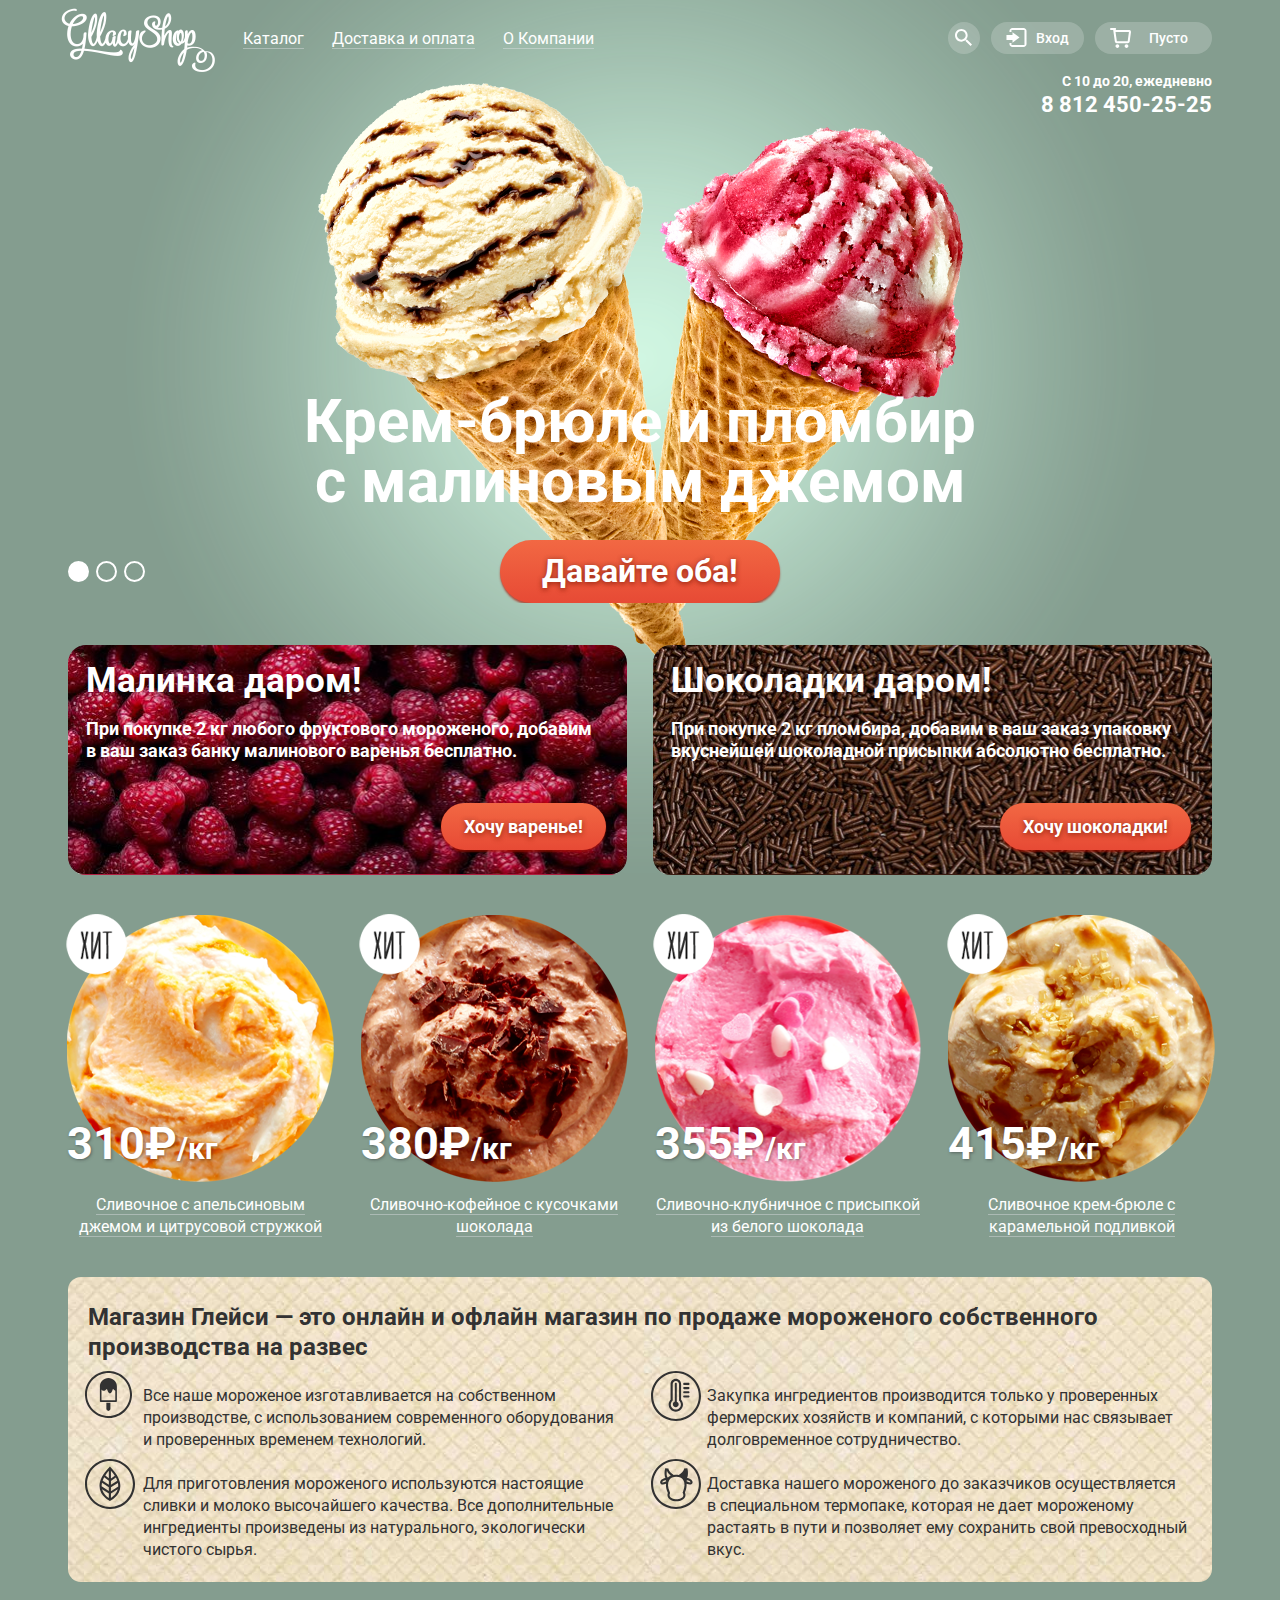
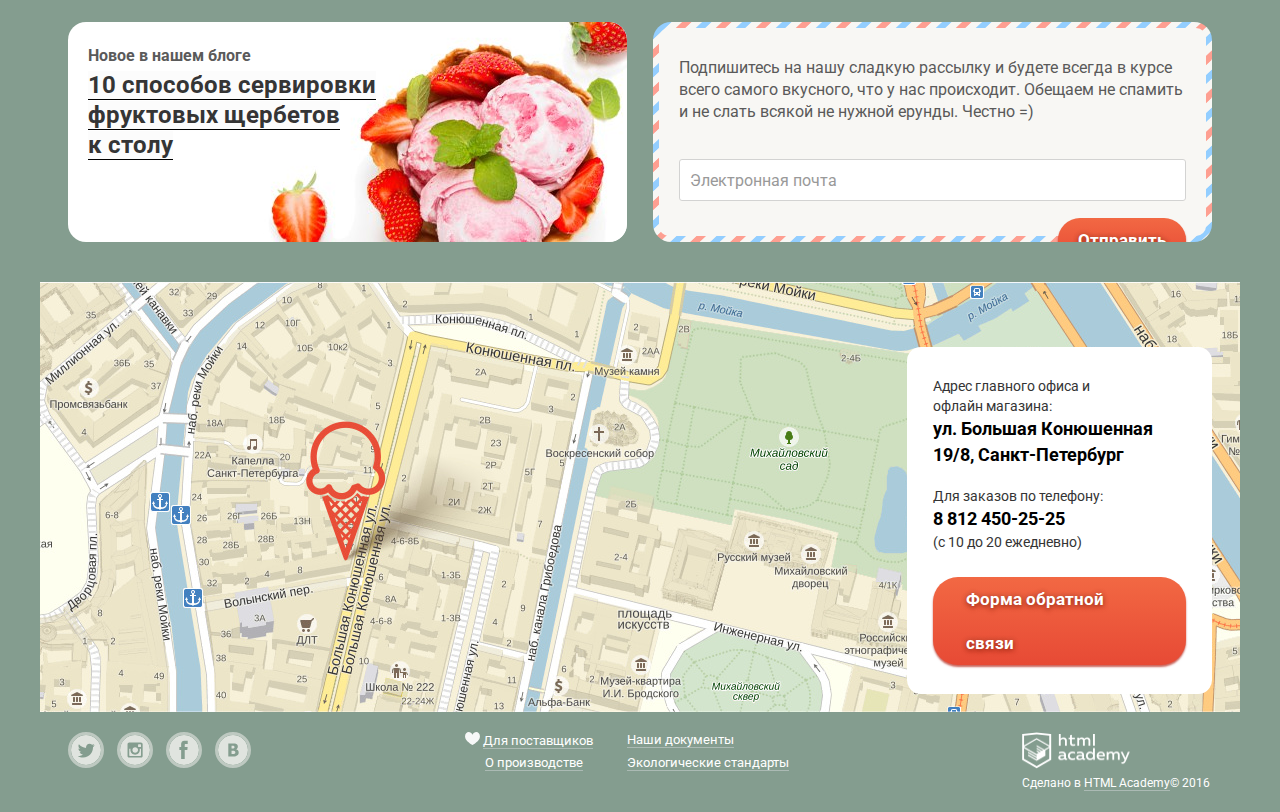
<file: index.html>
<!DOCTYPE html>

<html lang="ru">
  <head>
    <meta charset="utf-8">
    <title>Глейси: Главная</title>
    <link href="https://fonts.googleapis.com/css?family=Roboto:400,700,500&subset=latin,cyrillic" rel="stylesheet" type="text/css">
    <link href="css/normalize.css" rel="stylesheet">
    <link href="css/style.css" rel="stylesheet">
  </head>


  <body>

    <svg style="display: none;" width="0" height="0" version="1.1" xmlns="http://www.w3.org/2000/svg" xmlns:xlink="http://www.w3.org/1999/xlink">

      <defs>

        <symbol id="icon-search" viewBox="0 0 1024 1024">
          <title>icon-search</title>
          <path fill="currentColor" class="path1 fill-color3" d="M732.41 644.111h-46.512l-16.199-16.015c57.128-66.516 91.858-152.79 91.858-247.287 0-210.102-170.523-380.38-380.809-380.38-210.347 0-380.809 170.278-380.809 380.38 0 210.040 170.462 380.318 380.809 380.318 94.619 0 180.955-34.608 247.532-91.674l16.138 16.077v46.328l292.878 292.081 87.317-87.256-292.203-292.571zM380.748 644.111c-145.611 0-263.67-117.875-263.67-263.302 0-145.488 118.059-263.363 263.67-263.363s263.609 117.875 263.609 263.363c0 145.427-117.998 263.302-263.609 263.302z"></path>
        </symbol>

        <symbol id="icon-login" viewBox="0 0 1081 1024">
          <title>icon-login</title>
          <path fill="currentColor" class="path1 fill-color3" d="M919.39 1023.245h-596.022c-89.304 0-161.684-72.435-161.684-161.738v-53.086h107.789v107.789h700.632v-808.421h-700.632v106.119h-107.789v-51.739c0-89.304 72.381-161.684 161.684-161.684h596.022c89.304 0 161.684 72.381 161.684 161.684v699.338c0 89.304-72.381 161.738-161.684 161.738zM324.662 224.094l378.718 285.642-378.718 285.642v-147.833h-324.931v-275.618h324.931v-147.833z"></path>
        </symbol>

        <symbol id="icon-basket" viewBox="0 0 1071 1024">
          <title>icon-basket</title>
          <path fill="currentColor" class="path1 fill-color3" d="M1068.504 229.996l-62.523 462.797c-9.555 47.879-53.176 84.905-97.732 84.905h-564.994c-44.608 0-88.073-37.026-97.576-84.905l-76.285-534.2c-7.582-38.012-8.153-50.683-7.114-54.786h-110.35c-28.717 0-51.93-23.213-51.93-51.93 0-28.665 23.213-51.93 51.93-51.93h207.718c28.665 0 51.93 23.264 51.93 51.93 0 26.796-20.564 48.087-46.633 50.891h725.197c57.382 0 92.071 58.732 78.362 127.228zM281.355 204.966l68.184 467.367h554.193c-0.26 0-0.208-0.156 0.208-0.727l61.589-456.357c0 0 1.454-10.282 1.61-10.282h-685.782zM376.282 828.537c53.747 0 97.316 43.621 97.316 97.368s-43.569 97.316-97.316 97.316c-53.799 0-97.368-43.569-97.368-97.316s43.569-97.368 97.368-97.368zM843.648 828.537c53.747 0 97.316 43.621 97.316 97.368s-43.569 97.316-97.316 97.316c-53.799 0-97.368-43.569-97.368-97.316s43.569-97.368 97.368-97.368z"></path>
        </symbol>

        <symbol id="icon-basket-filled" viewBox="0 0 1512 1024">
          <title>icon-basket-filled</title>
          <path fill="currentColor" class="path1 fill-color1" d="M0 0h1511.024l-137.366 1024-1261.268-12.488-112.39-1011.512z"></path>
        </symbol>

        <symbol id="icon-icecream" viewBox="0 0 1024 1024">
          <title>icon-icecream</title>
          <path class="path1" d="M511.935 1024.238c-282.908 0-512.238-229.352-512.238-512.259s229.33-512.238 512.238-512.238c282.908 0 512.259 229.33 512.259 512.238s-229.352 512.259-512.259 512.259zM511.935 42.966c-258.615 0-469.013 210.398-469.013 469.013 0 258.637 210.398 469.034 469.013 469.034s469.034-210.398 469.034-469.034c0-258.615-210.419-469.013-469.034-469.013zM677.422 674.072h-335.685c-9.661 0-17.485-7.824-17.485-17.485v-317.25c0-49.514 19.257-96.068 54.269-131.058 35.012-35.012 81.544-54.291 131.058-54.291 49.493 0 96.046 19.278 131.058 54.291 34.991 34.991 54.269 81.544 54.269 131.058v317.25c0 9.661-7.824 17.485-17.485 17.485zM659.938 428.77c-13.702-4.625-22.304-14.178-29.069-21.699-7.997-8.861-11.908-12.816-20.445-12.859-0.497 0.303-2.961 1.988-6.678 9.229-3.739 7.262-7.197 17.031-10.547 26.497-4.409 12.427-8.969 25.265-15.064 35.617-9.185 15.518-20.943 23.385-34.991 23.385s-25.805-7.867-34.991-23.385c-6.095-10.352-10.655-23.19-15.064-35.617-3.35-9.466-6.808-19.235-10.547-26.497-3.717-7.219-6.16-8.926-6.678-9.229-8.537 0.043-12.449 3.998-20.424 12.859-9.293 10.309-22.002 24.444-46.575 24.444s-37.282-14.135-46.575-24.444c-1.102-1.232-2.118-2.334-3.069-3.372v235.403h300.716v-210.333zM553.863 824.538c0 24.465-19.819 44.284-44.284 44.284s-44.284-19.819-44.284-44.284v-133.219h88.568v133.219z"></path>
        </symbol>

        <symbol id="icon-thermometer" viewBox="0 0 1025 1024">
          <title>icon-thermometer</title>
          <path class="path1" d="M512.519 1024.238c-282.908 0-512.238-229.352-512.238-512.259s229.33-512.238 512.238-512.238c282.886 0 512.259 229.33 512.259 512.238s-229.373 512.259-512.259 512.259zM512.519 42.966c-258.615 0-469.013 210.398-469.013 469.013 0 258.637 210.398 469.034 469.013 469.034s469.034-210.398 469.034-469.034c0-258.615-210.419-469.013-469.034-469.013zM767.914 544.419h-86.45c-11.93 0-21.612-9.682-21.612-21.634 0-11.93 9.682-21.612 21.612-21.612h86.45c11.93 0 21.612 9.682 21.612 21.612 0 11.952-9.682 21.634-21.612 21.634zM767.914 457.947h-86.45c-11.93 0-21.612-9.661-21.612-21.612 0-11.93 9.682-21.612 21.612-21.612h86.45c11.93 0 21.612 9.682 21.612 21.612 0 11.952-9.682 21.612-21.612 21.612zM767.914 371.497h-86.45c-11.93 0-21.612-9.661-21.612-21.612 0-11.93 9.682-21.591 21.612-21.591h86.45c11.93 0 21.612 9.661 21.612 21.591 0 11.952-9.682 21.612-21.612 21.612zM767.914 285.047h-86.45c-11.93 0-21.612-9.661-21.612-21.591 0-11.952 9.682-21.634 21.612-21.634h86.45c11.93 0 21.612 9.682 21.612 21.634 0 11.93-9.682 21.591-21.612 21.591zM509.061 832.578c-81.047 0-147.462-65.68-147.462-146.403 0-34.969 17.765-70.932 39.378-99.482v-320.751c0-58.98 48.498-106.96 108.062-106.96 59.586 0 108.062 47.98 108.062 106.96v322.264c21.612 27.75 38.427 62.525 38.427 97.969 0 80.723-65.443 146.403-146.468 146.403zM574.871 605.885v-339.943c0-35.12-29.696-63.735-64.837-63.735s-64.837 28.615-64.837 63.735v338.56c-21.612 19.105-39.875 49.082-39.875 81.674 0 56.906 46.877 103.178 103.74 103.178 56.906 0 103.718-46.272 103.718-103.178 0-31.986-16.296-61.099-37.908-80.29zM507.591 743.081c-33.11 0-59.953-26.843-59.953-59.953 0-26.259 16.987-48.326 40.48-56.43v-363.781c0-11.325 9.185-20.51 20.51-20.51s20.51 9.185 20.51 20.51v364.408c22.434 8.688 38.405 30.322 38.405 55.803 0 33.11-26.843 59.953-59.953 59.953z"></path>
        </symbol>

        <symbol id="icon-leaf" viewBox="0 0 1024 1024">
          <title>icon-leaf</title>
          <path class="path1" d="M511.935 1024.238c-282.908 0-512.238-229.352-512.238-512.259s229.33-512.238 512.238-512.238c282.908 0 512.259 229.33 512.259 512.238s-229.352 512.259-512.259 512.259zM511.935 42.966c-258.615 0-469.013 210.398-469.013 469.013 0 258.637 210.398 469.034 469.013 469.034s469.034-210.398 469.034-469.034c0-258.615-210.419-469.013-469.034-469.013zM510.595 860.501c0 0-480.662-220.188 0-707.809 480.662 487.621 0 707.809 0 707.809zM488.075 241.347c-28.183 32.57-52.41 64.427-72.532 95.506l72.532 56.798v-152.303zM488.075 446.644l-95.095-73.029c-13.227 23.882-23.406 47.158-31.641 70.046l126.736 81.566v-78.583zM488.075 576.643l-139.444-89.757c-5.511 24.271-8.71 48.066-8.234 71.105l147.678 96.91v-78.259zM488.075 706.318l-138.687-89.281c23.903 89.541 93.301 149.688 138.687 180.162v-90.881zM531.3 239.25v160.278l78.453-56.149c-21.353-33.802-47.504-68.512-78.453-104.129zM631.668 380.553l-99.915 68.771-0.454 79.534 129.264-83.208c-7.543-21.288-17.009-42.966-28.896-65.097zM673.013 489.026l-141.259 89.951-0.454 79.556 148.997-95.268c0.994-24.011-1.686-48.823-7.283-74.239zM531.754 708.652l-0.454 90.016c44.759-29.544 114.676-88.979 139.703-178.627l-139.249 88.611z"></path>
        </symbol>

        <symbol id="icon-cow" viewBox="0 0 1025 1024">
          <title>icon-cow</title>
          <path class="path1" d="M845.243 501.129c9.229-13.962 10.482-31.381 3.501-47.85-17.571-41.323-77.654-59.283-102.659-65.097l-6.354-1.47c30.927-62.611 16.253-165.119 4.841-199.678l-66.091 5.49c-1.189 21.677-16.534 62.266-74.239 108.279l-36.568 25.179c-15.539-2.766-31.792-4.69-49.471-4.69-18.587 0-35.574 2.096-51.805 5.144l-34.256-23.622c-57.705-46.013-73.050-86.58-74.261-108.257l-66.069-5.49c-11.368 34.364-25.978 135.943 4.258 198.64l-2.075 0.475c-25.006 5.814-85.11 23.774-102.659 65.097-6.981 16.469-5.706 33.888 3.501 47.85 5.598 8.429 18.997 22.628 45.97 22.628 18.090 0 44.219-7.283 66.242-16.404-4.884 56.906 7.413 121.959 38.6 188.547-7.046 17.852-9.812 36.957-7.132 56.56 9.985 73.18 91.615 113.228 183.274 113.228s173.678-40.048 184.225-113.228c3.35-23.32-0.973-45.927-11.174-66.523 28.161-63.8 39.011-125.85 34.061-180.335 22.801 9.942 51.135 18.154 70.37 18.154 26.972 0 40.372-14.199 45.97-22.628zM303.439 430.305c2.55 12.125 3.199 14.696 10.223 24.919-14.696 12.125-93.733 40.523-82.884 14.956 10.871-25.546 72.661-39.875 72.661-39.875zM374.696 431.774c27.967-43.981 77.589-67.258 143.507-67.258 65.097 0 114.33 22.758 142.361 65.788 37.303 57.23 35.315 146.273-5.273 238.148l-8.17 18.522 8.991 18.154c6.721 13.529 9.099 27.405 7.132 41.172-7.543 52.324-78.626 76.162-141.454 76.162-62.655 0-133.327-23.731-140.438-75.838-1.578-11.541-0.065-23.277 4.495-34.818l6.873-17.355-7.932-16.879c-44.198-94.36-47.958-186.256-10.093-245.799zM808.956 470.18c10.871 25.568-68.166-2.831-82.884-14.977 7.046-10.223 7.694-12.773 10.244-24.919 0 0 61.769 14.329 72.64 39.897zM407.612 338.408c-29.609 12.168-51.567 35.553-65.486 42.533-27.859-29.588-23.968-103.913-15.237-150.92 3.026 54.853 80.723 108.387 80.723 108.387zM628.751 336.377c29.631 12.189 51.567 35.574 65.507 42.533 27.859-29.588 23.947-103.913 15.237-150.92-3.047 54.874-80.744 108.387-80.744 108.387zM512.519-0.259c-282.908 0-512.238 229.33-512.238 512.238s229.33 512.259 512.238 512.259c282.886 0 512.259-229.352 512.259-512.259s-229.373-512.238-512.259-512.238zM512.519 981.013c-258.615 0-469.013-210.398-469.013-469.034 0-258.615 210.398-469.013 469.013-469.013s469.034 210.398 469.034 469.013c0 258.637-210.419 469.034-469.034 469.034z"></path>
        </symbol>

        <symbol id="icon-arrow-right" viewBox="0 0 619 1024">
          <title>icon-arrow-right</title>
            <path fill="currentColor" class="path1" d="M514.394 617.841l-0.15-0.224-407.431 407.431-105.841-105.766 407.431-407.431-406.907-406.907 105.766-105.766 512.972 512.898-105.841 105.766z"></path>
        </symbol>

        <symbol id="icon-arrow-left" viewBox="0 0 618 1024">
          <title>icon-arrow-left</title>
            <path fill="currentColor" class="path1" d="M617.012 105.236l-406.54 406.54 406.017 406.017-105.535 105.535-511.776-511.776 105.535-105.535 0.224 0.149 406.54-406.465 105.535 105.535z"></path>
        </symbol>

        <symbol id="icon-vk" viewBox="0 0 1023 1024">
          <title>icon-vk</title>
          <path fill="currentColor" class="path1 fill-color2" d="M511.087 1023.381c-282.521 0-511.576-229.023-511.576-511.544 0-282.554 229.055-511.576 511.576-511.576s511.544 229.023 511.544 511.576c0 282.521-229.023 511.544-511.544 511.544zM680.939 523.476c-16.431-17.8-38.404-29.504-65.724-35.274v-2.347c19.006-8.020 33.938-20.408 44.696-37.296 10.856-16.855 16.268-36.057 16.268-57.704 0-18.713-3.977-35.177-11.802-49.488-7.824-14.214-19.724-25.722-35.568-34.264-14.638-7.922-30.352-13.106-47.141-15.518-16.757-2.543-41.469-3.749-73.972-3.749h-156.583v443.244h177.415c30.775 0 56.074-2.771 75.993-8.346 20.050-5.607 38.339-14.866 54.965-27.939 14.149-10.987 25.331-24.679 33.644-41.338 8.346-16.724 12.519-36.089 12.519-58.16 0-30.091-8.248-54.020-24.712-71.82zM561.847 641.165c-11.476 4.955-22.853 7.596-33.905 7.987-11.117 0.424-31.134 0.619-60.084 0.619h-5.999v-110.974h20.539c19.821 0 35.666 0.098 47.467 0.424 11.769 0.261 21.093 1.695 27.809 4.369 11.084 3.945 19.43 9.748 25.005 17.572 5.607 7.726 8.313 18.387 8.313 32.112 0 10.661-2.315 20.245-6.977 28.656-4.695 8.444-11.997 14.801-22.169 19.235zM539.613 456.089c-8.15 3.749-16.072 5.803-23.668 6.194-7.661 0.424-21.060 0.619-40.067 0.619h-14.018v-93.793h7.726c19.821 0 34.753 0.098 44.826 0.391 10.041 0.326 18.68 2.021 25.983 5.314 7.857 3.325 13.529 8.835 17.181 16.333 3.684 7.531 5.51 14.866 5.51 22.071 0 9.65-1.76 18.191-5.118 25.624-3.325 7.27-9.52 13.073-18.354 17.246z"></path>
        </symbol>

        <symbol id="icon-twitter" viewBox="0 0 1023 1024">
          <title>icon-twitter</title>
          <path fill="currentColor" class="path1 fill-color2" d="M511.25 1023.641c-282.611 0-511.706-229.128-511.706-511.739s229.096-511.739 511.706-511.739c282.644 0 511.739 229.128 511.739 511.739s-229.096 511.739-511.739 511.739zM793.241 305.7c-22.926 13.632-48.363 23.513-75.43 28.829-21.654-23.089-52.537-37.503-86.681-37.503-65.614 0-118.804 53.189-118.804 118.771 0 9.294 1.076 18.36 3.098 27.068-98.715-4.957-186.244-52.244-244.847-124.119-10.207 17.545-16.077 37.96-16.077 59.744 0 41.188 20.969 77.55 52.863 98.845-19.469-0.62-37.797-5.968-53.809-14.838 0 0.489 0 0.978 0 1.5 0 57.527 40.927 105.531 95.258 116.456-9.946 2.707-20.447 4.142-31.274 4.142-7.664 0-15.099-0.717-22.371-2.12 15.132 47.221 58.994 81.561 110.977 82.474-40.666 31.894-91.866 50.874-147.534 50.874-9.588 0-19.045-0.554-28.307-1.663 52.537 33.72 114.988 53.352 182.070 53.352 218.464 0 337.953-180.994 337.953-337.953 0-5.153-0.13-10.273-0.359-15.36 23.219-16.73 43.341-37.666 59.288-61.473-21.295 9.425-44.189 15.817-68.223 18.686 24.524-14.675 43.341-37.992 52.211-65.712z"></path>
        </symbol>

        <symbol id="icon-inst" viewBox="0 0 1023 1024">
          <title>icon-inst</title>
          <path fill="currentColor" class="path1 fill-color2" d="M511.087 1023.381c-282.521 0-511.544-229.023-511.544-511.544 0-282.554 229.023-511.576 511.544-511.576 282.554 0 511.576 229.023 511.576 511.576 0 282.521-229.023 511.544-511.576 511.544zM772.45 311.732c0-31.395-25.494-56.889-56.889-56.889h-401.906c-31.395 0-56.889 25.494-56.889 56.889v401.352c0 31.427 25.461 56.889 56.889 56.889h401.906c31.395 0 56.889-25.461 56.889-56.889v-401.352zM696.75 413.48h-60.768c-11.019 0-19.952-8.933-19.952-19.919v-60.801c0-11.019 8.933-19.919 19.952-19.919h60.768c11.019 0 19.952 8.9 19.952 19.919v60.801c0 10.987-8.933 19.919-19.952 19.919zM515.423 606.022c-51.118 0-92.522-41.436-92.522-92.554s41.403-92.522 92.522-92.522c51.118 0 99.955 37.296 99.955 92.522 0 55.194-48.836 92.554-99.955 92.554zM515.391 674.060c88.61 0 160.463-71.82 160.463-160.43 0-13.921-1.793-27.483-5.118-40.36 28.787 0.065 44.957 0 44.957 0v221.231c0 10.987-8.9 19.919-19.919 19.919h-360.731c-11.019 0-19.952-8.933-19.952-19.919v-221.231c0 0 9.128 0 44.989 0-3.325 12.91-5.118 26.439-5.118 40.36 0 88.61 71.82 160.43 160.43 160.43z"></path>
        </symbol>

        <symbol id="icon-fb" viewBox="0 0 1023 1024">
          <title>icon-fb</title>
          <path fill="currentColor" class="path1 fill-color2" d="M511.087 1023.381c-282.554 0-511.576-229.023-511.576-511.544 0-282.554 229.023-511.576 511.576-511.576 282.521 0 511.544 229.023 511.544 511.576 0 282.521-229.023 511.544-511.544 511.544zM638.525 198.084h-91.022c-107.388 0-133.078 50.401-133.078 141.587v71.657h-61.583v100.705h61.583v302.929h121.863v-302.929h89.425l9.291-100.705h-98.716l0.163-60.508c0-29.145 2.771-40.947 44.566-40.947h57.508v-111.789z"></path>
        </symbol>

        <symbol id="icon-heart" viewBox="0 0 1178 1024">
          <title>icon-heart</title>
          <path fill="#f7f8f8" class="path1 fill-color1" d="M590.458 1023.434v1.537c0 0-1.294-0.647-1.537-0.728-0.243 0.081-1.537 0.728-1.537 0.728v-1.537c-32.273-16.258-586.171-300.487-586.171-663.659 0-412.593 439.77-479.080 587.708-142.681 147.857-336.399 587.708-269.912 587.708 142.681 0 363.172-553.898 647.401-586.171 663.659z"></path>
        </symbol>

      </defs>

    </svg>

    
    <!-- Переключатели слайдера -->
    <input class="toggle toggle--1" type="radio" id="toggle--1" name="toggle" checked>
    <input class="toggle toggle--2" type="radio" id="toggle--2" name="toggle">
    <input class="toggle toggle--3" type="radio" id="toggle--3" name="toggle">


    <div class="index-background">
      
      <!-- begin header -->
      <div class="main-header__wrap">
        
        <header class="main-header">

          <div class="main-header__logo">
            <img class="main-header__img" src="img/logo/logo-gllacy.png" alt="Глейси магазин мороженого" width="154" height="64">
          </div>



          <nav class="main-nav">

            <ul class="main-nav__menu">

              <li class="main-nav__item  main-nav__item--dropdown">
                <a href="catalog.html">Каталог</a>

                <div class="sub-menu">
                  <ul>
                    <li class="sub-menu__item">
                      <a href="#">Новинки</a>
                    </li><!--
                 --><li class="sub-menu__item">
                      <a href="catalog.html">Сливочное</a>
                    </li><!--
                 --><li class="sub-menu__item">
                      <a href="#">Щербеты</a>
                    </li><!--
                 --><li class="sub-menu__item">
                      <a href="#">Фруктовый лед</a>
                    </li><!--
                 --><li class="sub-menu__item">
                      <a href="#">Мелорин</a>
                    </li>
                  </ul>
                </div>
              </li><!--
           --><li class="main-nav__item">
                <a href="#">Доставка и оплата</a>
              </li><!--
           --><li class="main-nav__item">
                <a href="#">О Компании</a>
              </li>
            </ul>
          </nav>


          <!-- begin user-block -->
          <div class="user-block">
            
            <!-- search -->
            <div class="user-block__element">

              <a href="#" class="user-block__btn  user-block__btn--search">
                <svg class="user-block__btn--icon" width="17" height="17"><use xmlns:xlink="http://www.w3.org/1999/xlink" xlink:href="#icon-search"></use></svg>
              </a> 
              
              <!-- search popup -->
              <div class="user-block__popup  user-block__popup--search">
                <form action="#" method="get">
                  <input  class="search__text-field textarea"  type="search"  name="search"  value=""  id="search">
                  <div class="placeholder">
                    <label for="search" class="form-hint">Что ищем?</label>
                  </div>
                </form>
              </div>

            </div>


            <!-- login -->
            <div class="user-block__element">

              <a href="#" class="user-block__btn  user-block__btn--login">
                <svg class="user-block__btn--icon" width="21" height="19"><use xmlns:xlink="http://www.w3.org/1999/xlink" xlink:href="#icon-login"></use></svg>
                Вход
              </a>
              
              <!-- login popup -->
              <div class="user-block__popup  user-block__popup--login">
                <form action="#" method="get">
                  <input class="textarea"  type="email"  name="email"  pattern="[a-z0-9._%+-]+@[a-z0-9.-]+\.[a-z]{2,4}$"  id="login__e-mail" required>
                  <div class="placeholder">
                    <label for="login__e-mail" class="form-hint">Электронная почта</label>
                  </div>

                  <input class="textarea"  type="password"  name="password"  id="login__password" required >
                  <div class="placeholder">
                    <label for="login__password" class="form-hint">Пароль</label>
                  </div>

                  <input  class="btn--red  login__btn"  type="submit"  name="submit"  value="Войти">
                </form>

                <div class="login__support">
                  <a href="#">Забыли пароль?</a>
                  <a href="#">Новая регистрация</a>
                </div>
              </div>

            </div>


            <!-- basket -->
            <div class="user-block__element">

              <a href="#" class="user-block__btn  user-block__btn--basket">
                <svg class="user-block__btn--icon" width="21" height="20"><use xmlns:xlink="http://www.w3.org/1999/xlink" xlink:href="#icon-basket"></use></svg>
                <svg class="user-block__btn--icon" width="15" height="9"><use xmlns:xlink="http://www.w3.org/1999/xlink" xlink:href="#icon-basket-filled"></use></svg>
                Пусто
              </a>
              
              <!-- basket popup -->
              <!-- <div class="user-block__popup  user-block__popup--basket">

                <table class="basket__table">

                  <tr class="basket__row">

                    <td class="basket__cell">
                      <button class="basket__btn--delete"></button>
                    </td>

                    <td class="basket__cell">
                      <img src="img/content/miniature-icecream-orange_jam.png" alt="Сливочное мороженое с апельсиновым джемомй" width="33" height="33">
                    </td>

                    <td class="basket__cell">Пломбир с&nbsp;апельсиновым джемом</td>

                    <td class="basket__cell">
                      <b class="basket--bold">1,5 кг</b> x 200 руб.
                    </td>

                    <td class="basket__cell">300 руб.</td>

                  </tr>



                  <tr class="basket__row">

                    <td class="basket__cell">
                      <button class="basket__btn--delete"></button>
                    </td>

                    <td class="basket__cell">
                      <img src="img/content/miniature-icecream-strawb_choc.png" alt="Сливочно-клубничное мороженое" width="33" height="33">
                    </td>

                    <td class="basket__cell">Клубничный пломбир с&nbsp;присыпкой из&nbsp;белого шоколада</td>

                    <td class="basket__cell">
                      <b class="basket--bold">1,5 кг</b> x 300 руб.
                    </td>

                    <td class="basket__cell">450 руб.</td>

                  </tr>

                </table>
                  

                <p class="basket__summary"><b>Итого: 750 руб.</b></p> 
                <a class="btn--red  basket__submit" href="#">Оформить заказ</a>

              </div> -->

            </div>   

          </div>
          <!-- end user-block -->

          
          <!-- header contacts -->
          <div class="main-header__contacts">
            <p class="main-header__hours">C 10 до 20, ежедневно</p>
            <a href="tel:+78124502525">8 812 450-25-25</a>
          </div> 

        </header>

      </div>
      <!-- end header -->
        
        

      <!-- begin slider -->
      <div class="slider__wrap">

        <section class="slider">

          <!-- slides -->
          <div class="slider__item  slider__item--1  slider__item--active">
            <div class="slider__text">
              <h1 class="slider__title">Крем-брюле и пломбир с малиновым джемом</h1>
              <a href="#" class="slider__btn btn--red">Давайте оба!</a>
            </div>
          </div>

          <div class="slider__item  slider__item--2">
            <div class="slider__text">
              <h1 class="slider__title">Шоколадный пломбир и лимонный сорбет</h1>
              <a href="#" class="slider__btn btn--red">Давайте оба!</a>
            </div>
          </div>

          <div class="slider__item  slider__item--3">
            <div class="slider__text">
              <h1 class="slider__title">Пломбир с помадкой и клубничный щербет</h1>
              <a href="#" class="slider__btn btn--red">Давайте оба!</a>
            </div>
          </div>
            
          <!-- slider controls -->
          <div class="slider__controls--wrap">
            <label class="slider__control slider__control--1"  for="toggle--1"></label>
            <label class="slider__control slider__control--2"  for="toggle--2"></label>
            <label class="slider__control slider__control--3"  for="toggle--3"></label>
          </div>  

        </section>

      </div>
      <!-- end slider -->
        
      
      <!-- begin main -->
      <main class="main-index">
        
        <!-- begin bunners -->
        <div class="bunners__wrap">

          <div class="bunners">

            <div class="bunner  bunner__left  bunner-raspberry">
              <h2 class="bunner__title">Малинка даром!</h2>
              <p class="bunner__text">
                                        При покупке 2&nbsp;кг любого фруктового мороженого, добавим в&nbsp;ваш заказ банку малинового варенья бесплатно.</p>
              <a href="" class="bunner__btn  btn--red">Хочу варенье!</a>
            </div>


            <div class="bunner  bunner__right  bunner-choco">
              <h2 class="bunner__title">Шоколадки даром!</h2>
              <p class="bunner__text">
                                        При покупке 2&nbsp;кг пломбира, добавим в&nbsp;ваш заказ упаковку вкуснейшей шоколадной присыпки абсолютно бесплатно.</p>
              <a href="" class="bunner__btn  btn--red">Хочу шоколадки!</a>
            </div>

          </div>

        </div>
        <!-- end bunners -->
          


        <!-- begin popular -->
        <div class="popular__wrap">

          <div class="popular">

            <article class="catalog-item">

              <div class="catalog-item__inner">
                <img class="catalog-item__img" src="img/content/icecream_orange-jam_267x267.png" alt="Сливочное мороженое с апельсиновым джемом"  width="267"  height="267">
                <div class="catalog-item__price">310&#8381;<span>/кг</span></div>
              </div>
                
              <a href="#" class="catalog-item__link">
                <h4 class="catalog-item__title">
                  <span class="catalog-item__title--inner">Сливочное с апельсиновым джемом и цитрусовой стружкой</span>
                </h4>
              </a>
                
              <div class="catalog-item__btn">
                <a href="#" class="btn--red">Быстрый просмотр</a>
              </div> 

            </article>


            <article class="catalog-item">

              <div class="catalog-item__inner">
                <img class="catalog-item__img" src="img/content/icecream_coffee-choclate_267x267.png" alt="Сливочно-кофейное мороженое"  width="267"  height="267">
              <div class="catalog-item__price">380&#8381;<span>/кг</span></div>
              </div>
                
              <a href="#" class="catalog-item__link">
                <h4 class="catalog-item__title">
                  <span class="catalog-item__title--inner">Сливочно-кофейное с кусочками шоколада</span>
                </h4>
              </a>
                
              <div class="catalog-item__btn">
                <a href="#" class="btn--red">Быстрый просмотр</a>
              </div> 

            </article>


            <article class="catalog-item">

              <div class="catalog-item__inner">
                <img class="catalog-item__img" src="img/content/icecream_strawberry-white-choclate_267x267.png" alt="Сливочно-клубничное мороженое"  width="267"  height="267">
                  <div class="catalog-item__price">355&#8381;<span>/кг</span></div>
              </div>
                
              <a href="#" class="catalog-item__link">
                <h4 class="catalog-item__title">
                  <span class="catalog-item__title--inner">Сливочно-клубничное с присыпкой из белого шоколада</span>
                </h4>
              </a>
                
              <div class="catalog-item__btn">
                <a href="#" class="btn--red">Быстрый просмотр</a>
              </div> 

            </article>


            <article class="catalog-item">

              <div class="catalog-item__inner">
                <img class="catalog-item__img" src="img/content/icecream_creme-brulee-caramel_267x267.png" alt="Сливочное крем-брюле"  width="267"  height="267">
                <div class="catalog-item__price">415&#8381;<span>/кг</span></div>
              </div>
                
              <a href="#" class="catalog-item__link">
                <h4 class="catalog-item__title">
                  <span class="catalog-item__title--inner">Сливочное крем-брюле с карамельной подливкой</span>
                </h4>
              </a>
                
              <div class="catalog-item__btn">
                <a href="#" class="btn--red">Быстрый просмотр</a>
              </div> 

            </article>

          </div>

        </div>
        <!-- end popular --> 



        <!-- begin features -->
        <div class="features__wrap">

          <div class="features">

            <div class="features__inner">
                
              <h3 class="features__title">
                                          Магазин Глейси&nbsp;&mdash; это онлайн и&nbsp;офлайн магазин 
                                          по&nbsp;продаже мороженого собственного производства на&nbsp;развес
              </h3>


              <div class="features__item">
                  <svg class="features__icon" width="47" height="47"><use xmlns:xlink="http://www.w3.org/1999/xlink" xlink:href="#icon-icecream"></use></svg>
                  <p class="features__text">
                                            Все наше мороженое изготавливается 
                                            на&nbsp;собственном производстве, 
                                            с&nbsp;использованием современного оборудования и&nbsp;проверенных временем технологий.
                  </p>
              </div>
              

              <div class="features__item">
                  <svg class="features__icon" width="50" height="50"><use xmlns:xlink="http://www.w3.org/1999/xlink" xlink:href="#icon-thermometer"></use></svg>
                  <p class="features__text">
                                            Закупка ингредиентов производится только у&nbsp;проверенных фермерских хозяйств и&nbsp;компаний, 
                                            с&nbsp;которыми нас связывает долговременное сотрудничество.
                  </p>
              </div>


              <div class="features__item">
                  <svg class="features__icon" width="50" height="50"><use xmlns:xlink="http://www.w3.org/1999/xlink" xlink:href="#icon-leaf"></use></svg>
                  <p class="features__text">
                                            Для приготовления мороженого используются настоящие сливки и&nbsp;молоко высочайшего 
                                            качества. Все дополнительные ингредиенты произведены из&nbsp;натурального, экологически чистого сырья.
                  </p>
              </div>
              

              <div class="features__item">
                  <svg class="features__icon" width="50" height="50"><use xmlns:xlink="http://www.w3.org/1999/xlink" xlink:href="#icon-cow"></use></svg>
                  <p class="features__text">
                                            Доставка нашего мороженого до&nbsp;заказчиков осуществляется в&nbsp;специальном термопаке, 
                                            которая не&nbsp;дает мороженому растаять в&nbsp;пути и&nbsp;позволяет ему сохранить свой превосходный вкус.
                  </p>
              </div>

            </div>

          </div>

        </div>
        <!-- end features -->



        <!-- begin bunners -->
        <div class="bunners__wrap">
          
          <div class="bunners">

            <div class="bunner  bunner__left  bunner-blog">
              <div class="bunner-blog__inner">
                <p class="bunner-blog__descript">Новое в нашем блоге</p>
                
                  <h5 class="bunner-blog__title">
                    <a href="#">10&nbsp;способов сервировки фруктовых щербетов к&nbsp;столу</a>
                  </h5>
                
              </div>

              <img class="bunner-blog__img" src="img/background/bg-strawberry.jpg" alt="Cервировка фруктовых щербетов" width="420" height="220">
            </div>


            <div class="bunner  bunner__right  bunner-subscript">
              <div class="bunner-subscript__inner">
                <p>
                                    Подпишитесь на&nbsp;нашу сладкую рассылку и&nbsp;будете всегда в&nbsp;курсе всего самого вкусного, что у&nbsp;нас происходит. Обещаем не&nbsp;спамить 
                                    и&nbsp;не&nbsp;слать всякой не&nbsp;нужной ерунды. Честно =)</p>

                <div class="bunner-subscript__form">
                  <form action="#" method="post">
                    <div class="bunner-subscript__email--wrapp">
                      <input class="bunner-subscript__email textarea" type="email" id="bunner-subscript__email">
                      <div class="placeholder">
                        <label for="bunner-subscript__email" class="form-hint">Электронная почта</label>
                      </div>
                    </div>
                     
                    <input class="bunner-subscript__btn btn--red" type="submit" value="Отправить">
                  </form> 
                </div>
                
              </div>
            </div>

          </div>

        </div>
        <!-- end bunners -->



        <!-- begin contacts -->
        <div class="map" id="yandex-map">

          <div class="contacts">

            <div class="adress-block">

              <p class="adress-block__item">        Адрес главного офиса и <br>
                                                    офлайн магазина: <br>
                <b class="adress-block__item--bold">ул. Большая Конюшенная 
                                                    19/8, Санкт-Петербург</b>
              </p>
                
              <p class="adress-block__item">        Для заказов по телефону:<br>
                  <b class="adress-block__item--bold">
                      <a href="tel:+78124502525">   8 812 450-25-25</a>
                  </b> <br>
                                                    (с 10 до 20 ежедневно)
              </p>

              <a class="adress-block__btn  btn--red" href="feedback.html">Форма обратной связи</a>

            </div>

          </div>

        </div>
        <!-- end contacts -->
  
      </main>
      <!-- end main -->


      <!-- begin footer -->
      <div class="main-footer__wrap">
        
        <footer class="main-footer  clearfix">

          <div class="main-footer__social">
            <a href="#"  class="social__link" title="Мы в Twitter">
              <svg class="social__icon" width="30" height="30"><use xmlns:xlink="http://www.w3.org/1999/xlink" xlink:href="#icon-twitter"></use></svg>
            </a>
            <a href="#"  class="social__link" title="Мы в Instagram">Instagram
              <svg class="social__icon" width="30" height="30"><use xmlns:xlink="http://www.w3.org/1999/xlink" xlink:href="#icon-inst"></use></svg>
            </a>
            <a href="#"  class="social__link" title="Мы на Facebook">Facebook
              <svg class="social__icon" width="30" height="30"><use xmlns:xlink="http://www.w3.org/1999/xlink" xlink:href="#icon-fb"></use></svg>
            </a>
            <a href="#"  class="social__link" title="Мы в VK">
              <svg class="social__icon" width="30" height="30"><use xmlns:xlink="http://www.w3.org/1999/xlink" xlink:href="#icon-vk"></use></svg>
            </a>
          </div>


          <div class="main-footer__info">
            <ul>
              <li>
                <svg class="main-footer__info-icon" width="15" height="13"><use xmlns:xlink="http://www.w3.org/1999/xlink" xlink:href="#icon-heart"></use></svg>

                <a href="#">Для поставщиков</a>
              </li><!--
           --><li>
                <a href="#">Наши документы</a>
              </li><!--
           --><li>
                <a href="#">О производстве</a>
              </li><!--
           --><li>
                <a href="#">Экологические стандарты</a>
              </li>
            </ul>
          </div>


          <div class="main-footer__copyright">

            <a href="https://htmlacademy.ru"  class="copyright__logo">
              <img class="copyright__img" src="img/logo/logo-htmlacademy.png" alt="HTML academy" width="108" height="37">
            </a>

            <p class="copyright__text">Сделано в <a class="copyright__link" href="https://htmlacademy.ru">HTML Academy</a>&copy; 2016</p>

          </div>

        </footer>

      </div>
      <!-- end footer -->

    </div>
      
    
    <!-- begin feedback-form -->
    <div class="feedback-form">

      <div class="feedback-form__inner">

        <h5 class="feedback-form__title">Мы обязательно вам ответим!</h5>

        <button class="feedback-form__btn--close"></button>

        <form action="mailto:admin@glassy.ru" method="post">
          <input class="textarea" type="text" name="name" value="" id="feedback-form__name">
          <div class="placeholder">
            <label for="feedback-form__name" class="form-hint">Как вас зовут?</label>
          </div>

          <input class="textarea" type="email" name="email" value=""  id="feedback-form__email">
          <div class="placeholder">
            <label for="feedback-form__email" class="form-hint">Ваша почта для ответа?</label>
          </div>

          <textarea class="textarea big" cols="30" rows="5" name="text" id="feedback-form__text"></textarea>
          <div class="placeholder big-area">
            <label for="feedback-form__text" class="form-hint">Напишите что-нибудь...</label>
          </div>

          <button class="feedback-form__btn  btn--red" type="submit">Отправить</button>
        </form>

      </div>

    </div>
    <!-- end feedback-form -->
    
    <script src="js/script.js"></script>
    <script type="text/javascript" charset="utf-8" src="https://api-maps.yandex.ru/services/constructor/1.0/js/?sid=ON5h-TjftL0PH4Al54mWabH_V998vWcS&width=100%&height=430&id=yandex-map&lang=ru_RU&sourceType=constructor"></script>
  </body>

</html>
</file>
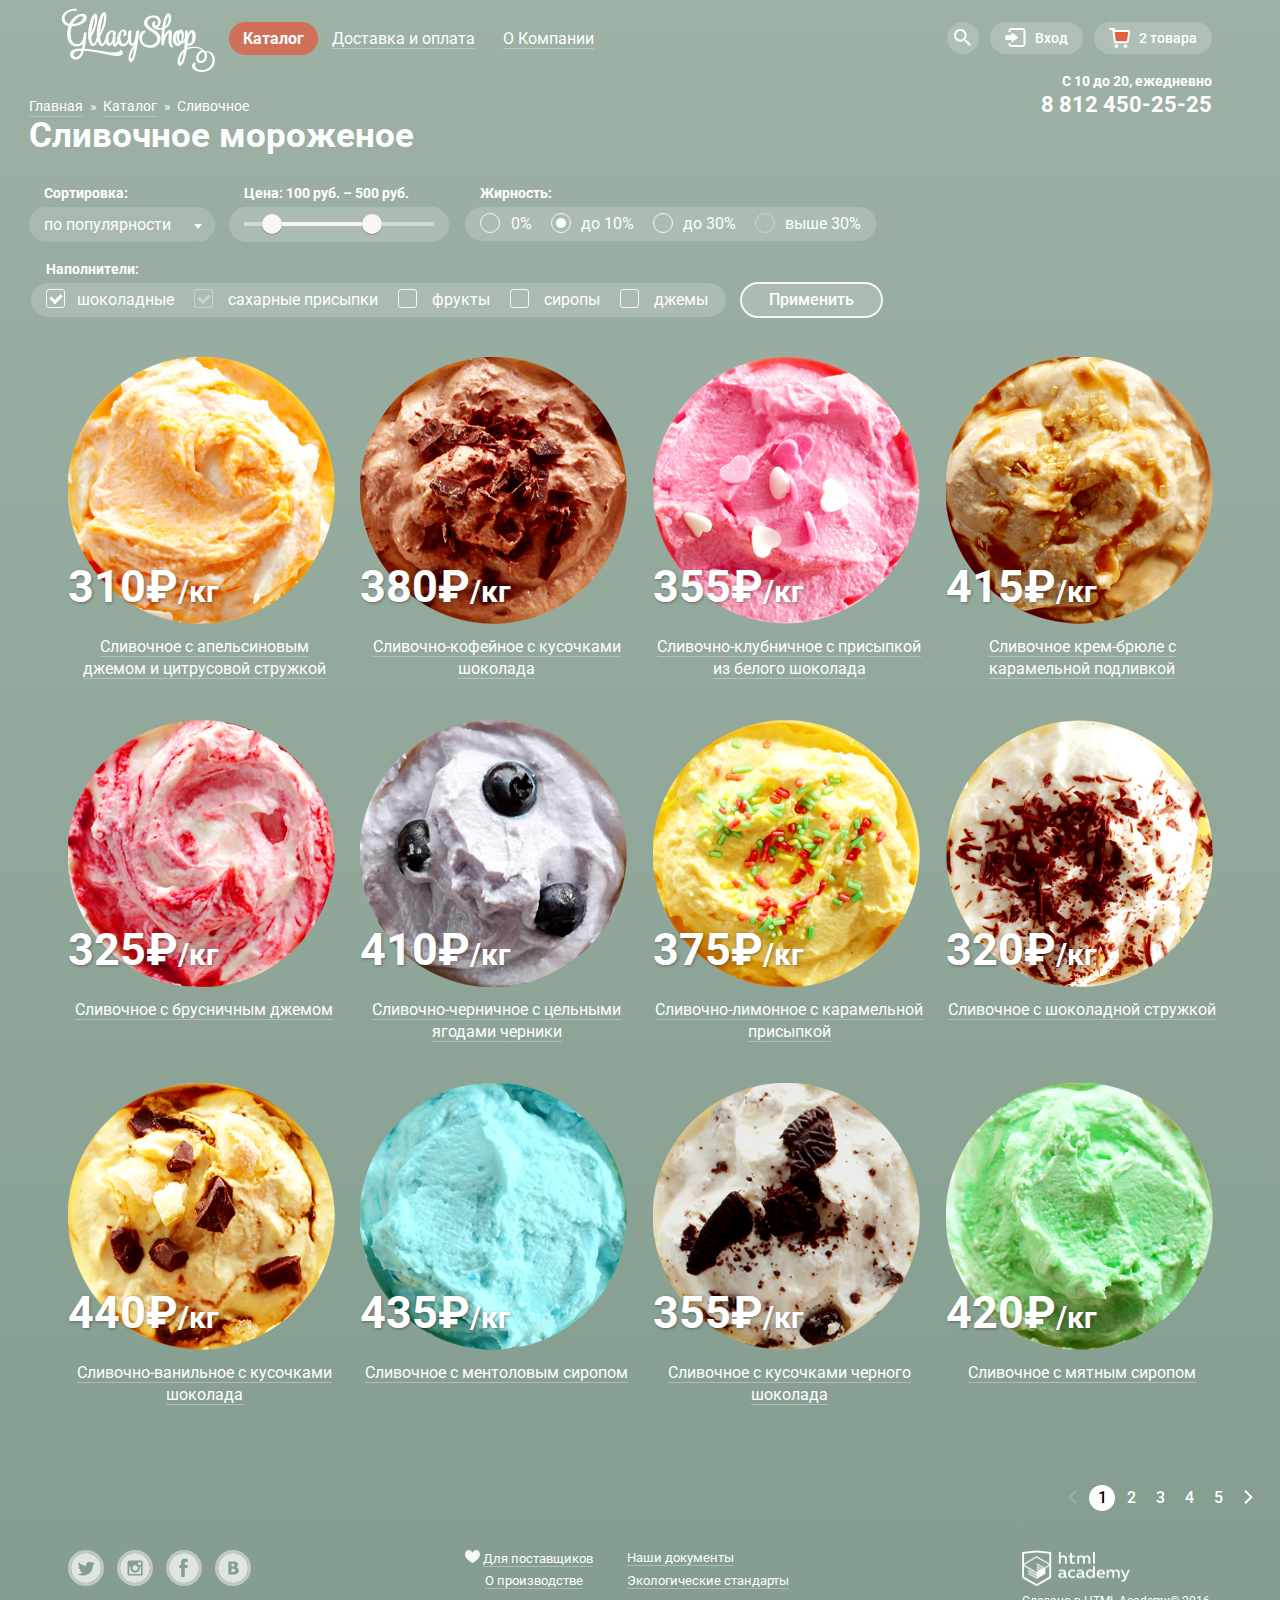
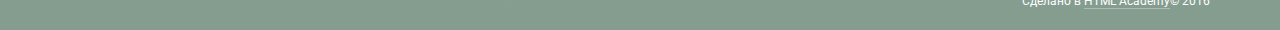
<file: catalog.html>
<!DOCTYPE html>

<html lang="ru">
  <head>
    <meta charset="utf-8">
    <title>Глейси: Каталог</title>
    <link href="https://fonts.googleapis.com/css?family=Roboto:400,700,500&subset=latin,cyrillic" rel="stylesheet" type="text/css">
    <link href="css/normalize.css" rel="stylesheet">
    <link href="css/style.css" rel="stylesheet">
  </head>


  <body>
    
    <svg style="display: none;" width="0" height="0" version="1.1" xmlns="http://www.w3.org/2000/svg" xmlns:xlink="http://www.w3.org/1999/xlink">

      <defs>

        <symbol id="icon-search" viewBox="0 0 1024 1024">
          <title>icon-search</title>
          <path fill="currentColor" class="path1 fill-color3" d="M732.41 644.111h-46.512l-16.199-16.015c57.128-66.516 91.858-152.79 91.858-247.287 0-210.102-170.523-380.38-380.809-380.38-210.347 0-380.809 170.278-380.809 380.38 0 210.040 170.462 380.318 380.809 380.318 94.619 0 180.955-34.608 247.532-91.674l16.138 16.077v46.328l292.878 292.081 87.317-87.256-292.203-292.571zM380.748 644.111c-145.611 0-263.67-117.875-263.67-263.302 0-145.488 118.059-263.363 263.67-263.363s263.609 117.875 263.609 263.363c0 145.427-117.998 263.302-263.609 263.302z"></path>
        </symbol>

        <symbol id="icon-login" viewBox="0 0 1081 1024">
          <title>icon-login</title>
          <path fill="currentColor" class="path1 fill-color3" d="M919.39 1023.245h-596.022c-89.304 0-161.684-72.435-161.684-161.738v-53.086h107.789v107.789h700.632v-808.421h-700.632v106.119h-107.789v-51.739c0-89.304 72.381-161.684 161.684-161.684h596.022c89.304 0 161.684 72.381 161.684 161.684v699.338c0 89.304-72.381 161.738-161.684 161.738zM324.662 224.094l378.718 285.642-378.718 285.642v-147.833h-324.931v-275.618h324.931v-147.833z"></path>
        </symbol>

        <symbol id="icon-basket" viewBox="0 0 1071 1024">
          <title>icon-basket</title>
          <path fill="currentColor" class="path1 fill-color3" d="M1068.504 229.996l-62.523 462.797c-9.555 47.879-53.176 84.905-97.732 84.905h-564.994c-44.608 0-88.073-37.026-97.576-84.905l-76.285-534.2c-7.582-38.012-8.153-50.683-7.114-54.786h-110.35c-28.717 0-51.93-23.213-51.93-51.93 0-28.665 23.213-51.93 51.93-51.93h207.718c28.665 0 51.93 23.264 51.93 51.93 0 26.796-20.564 48.087-46.633 50.891h725.197c57.382 0 92.071 58.732 78.362 127.228zM281.355 204.966l68.184 467.367h554.193c-0.26 0-0.208-0.156 0.208-0.727l61.589-456.357c0 0 1.454-10.282 1.61-10.282h-685.782zM376.282 828.537c53.747 0 97.316 43.621 97.316 97.368s-43.569 97.316-97.316 97.316c-53.799 0-97.368-43.569-97.368-97.316s43.569-97.368 97.368-97.368zM843.648 828.537c53.747 0 97.316 43.621 97.316 97.368s-43.569 97.316-97.316 97.316c-53.799 0-97.368-43.569-97.368-97.316s43.569-97.368 97.368-97.368z"></path>
        </symbol>

        <symbol id="icon-basket-filled" viewBox="0 0 1512 1024">
          <title>icon-basket-filled</title>
          <path fill="currentColor" class="path1 fill-color1" d="M0 0h1511.024l-137.366 1024-1261.268-12.488-112.39-1011.512z"></path>
        </symbol>

        <symbol id="icon-icecream" viewBox="0 0 1024 1024">
          <title>icon-icecream</title>
          <path class="path1" d="M511.935 1024.238c-282.908 0-512.238-229.352-512.238-512.259s229.33-512.238 512.238-512.238c282.908 0 512.259 229.33 512.259 512.238s-229.352 512.259-512.259 512.259zM511.935 42.966c-258.615 0-469.013 210.398-469.013 469.013 0 258.637 210.398 469.034 469.013 469.034s469.034-210.398 469.034-469.034c0-258.615-210.419-469.013-469.034-469.013zM677.422 674.072h-335.685c-9.661 0-17.485-7.824-17.485-17.485v-317.25c0-49.514 19.257-96.068 54.269-131.058 35.012-35.012 81.544-54.291 131.058-54.291 49.493 0 96.046 19.278 131.058 54.291 34.991 34.991 54.269 81.544 54.269 131.058v317.25c0 9.661-7.824 17.485-17.485 17.485zM659.938 428.77c-13.702-4.625-22.304-14.178-29.069-21.699-7.997-8.861-11.908-12.816-20.445-12.859-0.497 0.303-2.961 1.988-6.678 9.229-3.739 7.262-7.197 17.031-10.547 26.497-4.409 12.427-8.969 25.265-15.064 35.617-9.185 15.518-20.943 23.385-34.991 23.385s-25.805-7.867-34.991-23.385c-6.095-10.352-10.655-23.19-15.064-35.617-3.35-9.466-6.808-19.235-10.547-26.497-3.717-7.219-6.16-8.926-6.678-9.229-8.537 0.043-12.449 3.998-20.424 12.859-9.293 10.309-22.002 24.444-46.575 24.444s-37.282-14.135-46.575-24.444c-1.102-1.232-2.118-2.334-3.069-3.372v235.403h300.716v-210.333zM553.863 824.538c0 24.465-19.819 44.284-44.284 44.284s-44.284-19.819-44.284-44.284v-133.219h88.568v133.219z"></path>
        </symbol>

        <symbol id="icon-thermometer" viewBox="0 0 1025 1024">
          <title>icon-thermometer</title>
          <path class="path1" d="M512.519 1024.238c-282.908 0-512.238-229.352-512.238-512.259s229.33-512.238 512.238-512.238c282.886 0 512.259 229.33 512.259 512.238s-229.373 512.259-512.259 512.259zM512.519 42.966c-258.615 0-469.013 210.398-469.013 469.013 0 258.637 210.398 469.034 469.013 469.034s469.034-210.398 469.034-469.034c0-258.615-210.419-469.013-469.034-469.013zM767.914 544.419h-86.45c-11.93 0-21.612-9.682-21.612-21.634 0-11.93 9.682-21.612 21.612-21.612h86.45c11.93 0 21.612 9.682 21.612 21.612 0 11.952-9.682 21.634-21.612 21.634zM767.914 457.947h-86.45c-11.93 0-21.612-9.661-21.612-21.612 0-11.93 9.682-21.612 21.612-21.612h86.45c11.93 0 21.612 9.682 21.612 21.612 0 11.952-9.682 21.612-21.612 21.612zM767.914 371.497h-86.45c-11.93 0-21.612-9.661-21.612-21.612 0-11.93 9.682-21.591 21.612-21.591h86.45c11.93 0 21.612 9.661 21.612 21.591 0 11.952-9.682 21.612-21.612 21.612zM767.914 285.047h-86.45c-11.93 0-21.612-9.661-21.612-21.591 0-11.952 9.682-21.634 21.612-21.634h86.45c11.93 0 21.612 9.682 21.612 21.634 0 11.93-9.682 21.591-21.612 21.591zM509.061 832.578c-81.047 0-147.462-65.68-147.462-146.403 0-34.969 17.765-70.932 39.378-99.482v-320.751c0-58.98 48.498-106.96 108.062-106.96 59.586 0 108.062 47.98 108.062 106.96v322.264c21.612 27.75 38.427 62.525 38.427 97.969 0 80.723-65.443 146.403-146.468 146.403zM574.871 605.885v-339.943c0-35.12-29.696-63.735-64.837-63.735s-64.837 28.615-64.837 63.735v338.56c-21.612 19.105-39.875 49.082-39.875 81.674 0 56.906 46.877 103.178 103.74 103.178 56.906 0 103.718-46.272 103.718-103.178 0-31.986-16.296-61.099-37.908-80.29zM507.591 743.081c-33.11 0-59.953-26.843-59.953-59.953 0-26.259 16.987-48.326 40.48-56.43v-363.781c0-11.325 9.185-20.51 20.51-20.51s20.51 9.185 20.51 20.51v364.408c22.434 8.688 38.405 30.322 38.405 55.803 0 33.11-26.843 59.953-59.953 59.953z"></path>
        </symbol>

        <symbol id="icon-leaf" viewBox="0 0 1024 1024">
          <title>icon-leaf</title>
          <path class="path1" d="M511.935 1024.238c-282.908 0-512.238-229.352-512.238-512.259s229.33-512.238 512.238-512.238c282.908 0 512.259 229.33 512.259 512.238s-229.352 512.259-512.259 512.259zM511.935 42.966c-258.615 0-469.013 210.398-469.013 469.013 0 258.637 210.398 469.034 469.013 469.034s469.034-210.398 469.034-469.034c0-258.615-210.419-469.013-469.034-469.013zM510.595 860.501c0 0-480.662-220.188 0-707.809 480.662 487.621 0 707.809 0 707.809zM488.075 241.347c-28.183 32.57-52.41 64.427-72.532 95.506l72.532 56.798v-152.303zM488.075 446.644l-95.095-73.029c-13.227 23.882-23.406 47.158-31.641 70.046l126.736 81.566v-78.583zM488.075 576.643l-139.444-89.757c-5.511 24.271-8.71 48.066-8.234 71.105l147.678 96.91v-78.259zM488.075 706.318l-138.687-89.281c23.903 89.541 93.301 149.688 138.687 180.162v-90.881zM531.3 239.25v160.278l78.453-56.149c-21.353-33.802-47.504-68.512-78.453-104.129zM631.668 380.553l-99.915 68.771-0.454 79.534 129.264-83.208c-7.543-21.288-17.009-42.966-28.896-65.097zM673.013 489.026l-141.259 89.951-0.454 79.556 148.997-95.268c0.994-24.011-1.686-48.823-7.283-74.239zM531.754 708.652l-0.454 90.016c44.759-29.544 114.676-88.979 139.703-178.627l-139.249 88.611z"></path>
        </symbol>

        <symbol id="icon-cow" viewBox="0 0 1025 1024">
          <title>icon-cow</title>
          <path class="path1" d="M845.243 501.129c9.229-13.962 10.482-31.381 3.501-47.85-17.571-41.323-77.654-59.283-102.659-65.097l-6.354-1.47c30.927-62.611 16.253-165.119 4.841-199.678l-66.091 5.49c-1.189 21.677-16.534 62.266-74.239 108.279l-36.568 25.179c-15.539-2.766-31.792-4.69-49.471-4.69-18.587 0-35.574 2.096-51.805 5.144l-34.256-23.622c-57.705-46.013-73.050-86.58-74.261-108.257l-66.069-5.49c-11.368 34.364-25.978 135.943 4.258 198.64l-2.075 0.475c-25.006 5.814-85.11 23.774-102.659 65.097-6.981 16.469-5.706 33.888 3.501 47.85 5.598 8.429 18.997 22.628 45.97 22.628 18.090 0 44.219-7.283 66.242-16.404-4.884 56.906 7.413 121.959 38.6 188.547-7.046 17.852-9.812 36.957-7.132 56.56 9.985 73.18 91.615 113.228 183.274 113.228s173.678-40.048 184.225-113.228c3.35-23.32-0.973-45.927-11.174-66.523 28.161-63.8 39.011-125.85 34.061-180.335 22.801 9.942 51.135 18.154 70.37 18.154 26.972 0 40.372-14.199 45.97-22.628zM303.439 430.305c2.55 12.125 3.199 14.696 10.223 24.919-14.696 12.125-93.733 40.523-82.884 14.956 10.871-25.546 72.661-39.875 72.661-39.875zM374.696 431.774c27.967-43.981 77.589-67.258 143.507-67.258 65.097 0 114.33 22.758 142.361 65.788 37.303 57.23 35.315 146.273-5.273 238.148l-8.17 18.522 8.991 18.154c6.721 13.529 9.099 27.405 7.132 41.172-7.543 52.324-78.626 76.162-141.454 76.162-62.655 0-133.327-23.731-140.438-75.838-1.578-11.541-0.065-23.277 4.495-34.818l6.873-17.355-7.932-16.879c-44.198-94.36-47.958-186.256-10.093-245.799zM808.956 470.18c10.871 25.568-68.166-2.831-82.884-14.977 7.046-10.223 7.694-12.773 10.244-24.919 0 0 61.769 14.329 72.64 39.897zM407.612 338.408c-29.609 12.168-51.567 35.553-65.486 42.533-27.859-29.588-23.968-103.913-15.237-150.92 3.026 54.853 80.723 108.387 80.723 108.387zM628.751 336.377c29.631 12.189 51.567 35.574 65.507 42.533 27.859-29.588 23.947-103.913 15.237-150.92-3.047 54.874-80.744 108.387-80.744 108.387zM512.519-0.259c-282.908 0-512.238 229.33-512.238 512.238s229.33 512.259 512.238 512.259c282.886 0 512.259-229.352 512.259-512.259s-229.373-512.238-512.259-512.238zM512.519 981.013c-258.615 0-469.013-210.398-469.013-469.034 0-258.615 210.398-469.013 469.013-469.013s469.034 210.398 469.034 469.013c0 258.637-210.419 469.034-469.034 469.034z"></path>
        </symbol>

        <symbol id="icon-arrow-right" viewBox="0 0 619 1024">
          <title>icon-arrow-right</title>
            <path fill="currentColor" class="path1" d="M514.394 617.841l-0.15-0.224-407.431 407.431-105.841-105.766 407.431-407.431-406.907-406.907 105.766-105.766 512.972 512.898-105.841 105.766z"></path>
        </symbol>

        <symbol id="icon-arrow-left" viewBox="0 0 618 1024">
          <title>icon-arrow-left</title>
            <path fill="currentColor" class="path1" d="M617.012 105.236l-406.54 406.54 406.017 406.017-105.535 105.535-511.776-511.776 105.535-105.535 0.224 0.149 406.54-406.465 105.535 105.535z"></path>
        </symbol>

        <symbol id="icon-vk" viewBox="0 0 1023 1024">
          <title>icon-vk</title>
          <path fill="currentColor" class="path1 fill-color2" d="M511.087 1023.381c-282.521 0-511.576-229.023-511.576-511.544 0-282.554 229.055-511.576 511.576-511.576s511.544 229.023 511.544 511.576c0 282.521-229.023 511.544-511.544 511.544zM680.939 523.476c-16.431-17.8-38.404-29.504-65.724-35.274v-2.347c19.006-8.020 33.938-20.408 44.696-37.296 10.856-16.855 16.268-36.057 16.268-57.704 0-18.713-3.977-35.177-11.802-49.488-7.824-14.214-19.724-25.722-35.568-34.264-14.638-7.922-30.352-13.106-47.141-15.518-16.757-2.543-41.469-3.749-73.972-3.749h-156.583v443.244h177.415c30.775 0 56.074-2.771 75.993-8.346 20.050-5.607 38.339-14.866 54.965-27.939 14.149-10.987 25.331-24.679 33.644-41.338 8.346-16.724 12.519-36.089 12.519-58.16 0-30.091-8.248-54.020-24.712-71.82zM561.847 641.165c-11.476 4.955-22.853 7.596-33.905 7.987-11.117 0.424-31.134 0.619-60.084 0.619h-5.999v-110.974h20.539c19.821 0 35.666 0.098 47.467 0.424 11.769 0.261 21.093 1.695 27.809 4.369 11.084 3.945 19.43 9.748 25.005 17.572 5.607 7.726 8.313 18.387 8.313 32.112 0 10.661-2.315 20.245-6.977 28.656-4.695 8.444-11.997 14.801-22.169 19.235zM539.613 456.089c-8.15 3.749-16.072 5.803-23.668 6.194-7.661 0.424-21.060 0.619-40.067 0.619h-14.018v-93.793h7.726c19.821 0 34.753 0.098 44.826 0.391 10.041 0.326 18.68 2.021 25.983 5.314 7.857 3.325 13.529 8.835 17.181 16.333 3.684 7.531 5.51 14.866 5.51 22.071 0 9.65-1.76 18.191-5.118 25.624-3.325 7.27-9.52 13.073-18.354 17.246z"></path>
        </symbol>

        <symbol id="icon-twitter" viewBox="0 0 1023 1024">
          <title>icon-twitter</title>
          <path fill="currentColor" class="path1 fill-color2" d="M511.25 1023.641c-282.611 0-511.706-229.128-511.706-511.739s229.096-511.739 511.706-511.739c282.644 0 511.739 229.128 511.739 511.739s-229.096 511.739-511.739 511.739zM793.241 305.7c-22.926 13.632-48.363 23.513-75.43 28.829-21.654-23.089-52.537-37.503-86.681-37.503-65.614 0-118.804 53.189-118.804 118.771 0 9.294 1.076 18.36 3.098 27.068-98.715-4.957-186.244-52.244-244.847-124.119-10.207 17.545-16.077 37.96-16.077 59.744 0 41.188 20.969 77.55 52.863 98.845-19.469-0.62-37.797-5.968-53.809-14.838 0 0.489 0 0.978 0 1.5 0 57.527 40.927 105.531 95.258 116.456-9.946 2.707-20.447 4.142-31.274 4.142-7.664 0-15.099-0.717-22.371-2.12 15.132 47.221 58.994 81.561 110.977 82.474-40.666 31.894-91.866 50.874-147.534 50.874-9.588 0-19.045-0.554-28.307-1.663 52.537 33.72 114.988 53.352 182.070 53.352 218.464 0 337.953-180.994 337.953-337.953 0-5.153-0.13-10.273-0.359-15.36 23.219-16.73 43.341-37.666 59.288-61.473-21.295 9.425-44.189 15.817-68.223 18.686 24.524-14.675 43.341-37.992 52.211-65.712z"></path>
        </symbol>

        <symbol id="icon-inst" viewBox="0 0 1023 1024">
          <title>icon-inst</title>
          <path fill="currentColor" class="path1 fill-color2" d="M511.087 1023.381c-282.521 0-511.544-229.023-511.544-511.544 0-282.554 229.023-511.576 511.544-511.576 282.554 0 511.576 229.023 511.576 511.576 0 282.521-229.023 511.544-511.576 511.544zM772.45 311.732c0-31.395-25.494-56.889-56.889-56.889h-401.906c-31.395 0-56.889 25.494-56.889 56.889v401.352c0 31.427 25.461 56.889 56.889 56.889h401.906c31.395 0 56.889-25.461 56.889-56.889v-401.352zM696.75 413.48h-60.768c-11.019 0-19.952-8.933-19.952-19.919v-60.801c0-11.019 8.933-19.919 19.952-19.919h60.768c11.019 0 19.952 8.9 19.952 19.919v60.801c0 10.987-8.933 19.919-19.952 19.919zM515.423 606.022c-51.118 0-92.522-41.436-92.522-92.554s41.403-92.522 92.522-92.522c51.118 0 99.955 37.296 99.955 92.522 0 55.194-48.836 92.554-99.955 92.554zM515.391 674.060c88.61 0 160.463-71.82 160.463-160.43 0-13.921-1.793-27.483-5.118-40.36 28.787 0.065 44.957 0 44.957 0v221.231c0 10.987-8.9 19.919-19.919 19.919h-360.731c-11.019 0-19.952-8.933-19.952-19.919v-221.231c0 0 9.128 0 44.989 0-3.325 12.91-5.118 26.439-5.118 40.36 0 88.61 71.82 160.43 160.43 160.43z"></path>
        </symbol>

        <symbol id="icon-fb" viewBox="0 0 1023 1024">
          <title>icon-fb</title>
          <path fill="currentColor" class="path1 fill-color2" d="M511.087 1023.381c-282.554 0-511.576-229.023-511.576-511.544 0-282.554 229.023-511.576 511.576-511.576 282.521 0 511.544 229.023 511.544 511.576 0 282.521-229.023 511.544-511.544 511.544zM638.525 198.084h-91.022c-107.388 0-133.078 50.401-133.078 141.587v71.657h-61.583v100.705h61.583v302.929h121.863v-302.929h89.425l9.291-100.705h-98.716l0.163-60.508c0-29.145 2.771-40.947 44.566-40.947h57.508v-111.789z"></path>
        </symbol>

        <symbol id="icon-heart" viewBox="0 0 1178 1024">
          <title>icon-heart</title>
          <path fill="#f7f8f8" class="path1 fill-color1" d="M590.458 1023.434v1.537c0 0-1.294-0.647-1.537-0.728-0.243 0.081-1.537 0.728-1.537 0.728v-1.537c-32.273-16.258-586.171-300.487-586.171-663.659 0-412.593 439.77-479.080 587.708-142.681 147.857-336.399 587.708-269.912 587.708 142.681 0 363.172-553.898 647.401-586.171 663.659z"></path>
        </symbol>

      </defs>

    </svg>
     
    
    <div class="catalog-background">

    <!-- begin header -->
    <div class="main-header__wrap">
      
      <header class="main-header">

        <div class="main-header__logo">

          <a href="index.html">
            <img class="main-header__img" src="img/logo/logo-gllacy.png" alt="Глейси магазин мороженого" width="154" height="64">
          </a>
          
        </div>


        <nav class="main-nav">

          <ul class="main-nav__menu">

            <li class="main-nav__item  main-nav__item--dropdown  main-nav__item--current">
              <a href="catalog.html">Каталог</a>

              <div class="sub-menu">
                <ul>
                  <li class="sub-menu__item">
                    <a href="#">Новинки</a>
                  </li><!--
               --><li class="sub-menu__item  sub-menu__item--current">
                    <a href="catalog.html">Сливочное</a>
                  </li><!--
               --><li class="sub-menu__item">
                    <a href="#">Щербеты</a>
                  </li><!--
               --><li class="sub-menu__item">
                    <a href="#">Фруктовый лед</a>
                  </li><!--
               --><li class="sub-menu__item">
                    <a href="#">Мелорин</a>
                  </li>
                </ul>
              </div>

            </li><!--
         --><li class="main-nav__item">
              <a href="#">Доставка и оплата</a>
            </li><!--
         --><li class="main-nav__item">
              <a href="#">О Компании</a>
            </li>
          </ul>
        </nav>

        

        <!-- begin user-block -->
        <div class="user-block">
            
          <!-- search -->
          <div class="user-block__element">

            <a href="#" class="user-block__btn  user-block__btn--search">
              <svg class="user-block__btn--icon" width="17" height="17"><use xmlns:xlink="http://www.w3.org/1999/xlink" xlink:href="#icon-search"></use></svg>
            </a> 
              
            <!-- search popup -->
            <div class="user-block__popup  user-block__popup--search">
              <form action="#" method="get">
                <input  class="search__text-field textarea"  type="search"  name="search"  value=""  id="search">
                <div class="placeholder">
                    <label for="search" class="form-hint">Что ищем?</label>
                </div>
              </form>
            </div>

          </div>


          <!-- login -->
          <div class="user-block__element">

            <a href="#" class="user-block__btn  user-block__btn--login">
              <svg class="user-block__btn--icon" width="21" height="19"><use xmlns:xlink="http://www.w3.org/1999/xlink" xlink:href="#icon-login"></use></svg>
                Вход
            </a>
              
            <!-- login popup -->
            <div class="user-block__popup  user-block__popup--login">
              <form action="#" method="get">
                <input class="textarea"  type="email"  name="email"  pattern="[a-z0-9._%+-]+@[a-z0-9.-]+\.[a-z]{2,4}$"  id="login__e-mail" required>
                <div class="placeholder">
                  <label for="login__e-mail" class="form-hint">Электронная почта</label>
                </div>

                <input class="textarea"  type="password"  name="password"  id="login__password" required >
                <div class="placeholder">
                  <label for="login__password" class="form-hint">Пароль</label>
                </div>

                <input  class="btn--red  login__btn"  type="submit"  name="submit"  value="Войти">
              </form>

              <div class="login__support">
                <a href="#">Забыли пароль?</a>
                <a href="#">Новая регистрация</a>
              </div>
            </div>

          </div>
        


          <!-- basket -->
          <div class="user-block__element">

            <a href="#" class="user-block__btn user-block__btn--basket basket-filled">
              <svg class="user-block__btn--icon" width="21" height="20"><use xmlns:xlink="http://www.w3.org/1999/xlink" xlink:href="#icon-basket"></use></svg>
              <svg class="user-block__btn--icon" width="15" height="9"><use xmlns:xlink="http://www.w3.org/1999/xlink" xlink:href="#icon-basket-filled"></use></svg>
              2 товара
            </a>
              
            <!-- basket popup -->
            <div class="user-block__popup  user-block__popup--basket">

              <table class="basket__table">

                <tr class="basket__row">

                  <td class="basket__cell">
                    <button class="basket__btn--delete"></button>
                  </td>

                  <td class="basket__cell">
                    <img src="img/content/miniature-icecream-orange_jam.png" alt="Сливочное мороженое с апельсиновым джемомй" width="33" height="33">
                  </td>

                  <td class="basket__cell">Пломбир с&nbsp;апельсиновым джемом</td>

                  <td class="basket__cell">
                    <b class="basket--bold">1,5 кг</b> x 200 руб.
                  </td>

                  <td class="basket__cell">300 руб.</td>

                </tr>


                <tr class="basket__row">

                  <td class="basket__cell">
                    <button class="basket__btn--delete"></button>
                  </td>

                  <td class="basket__cell">
                    <img src="img/content/miniature-icecream-strawb_choc.png" alt="Сливочно-клубничное мороженое" width="33" height="33">
                  </td>

                  <td class="basket__cell">Клубничный пломбир с&nbsp;присыпкой из&nbsp;белого шокола</td>

                  <td class="basket__cell">
                      <b class="basket--bold">1,5 кг</b> x 300 руб.
                  </td>

                  <td class="basket__cell">450 руб.</td>

                </tr>

              </table>
                  

              <p class="basket__summary"><b>Итого: 750 руб.</b></p> 
              <a class="btn--red  basket__submit" href="#">Оформить заказ</a>

            </div>

          </div>

        </div>
        <!-- end user-block -->


        <!-- header contacts -->
        <div class="main-header__contacts">
          <p class="main-header__hours">C 10 до 20, ежедневно</p>
          <a href="tel:+78124502525">8 812 450-25-25</a>
        </div> 

      </header>

    </div>
    <!-- end header -->


    <!-- begin main -->
    <div class="main-catalog__wrap">
      
      <main class="main-catalog">
        

        <!-- begin catalog-header -->
        <header class="catalog-header">

          <ul class="catalog-header__breadcrumbs">

            <li class="catalog-header__item">
              <a href="#">Главная</a>
            </li><!--
         --><li class="catalog-header__item">
              <a href="#">Каталог</a>
            </li><!--
         --><li class="catalog-header__item">
              <a href="#">Сливочное</a>
            </li>
          </ul>

          <h1 class="catalog-header__title">Сливочное мороженое</h1>

        </header>
        <!-- end catalog-header -->
        
        
        <!-- begin search-options -->
        <div class="search-options">

          <form action="#" method="get">

            <div class="search-options__filter">

              <h5 class="search-options__title">Сортировка:</h5>
              
              <div class="filter-sorting__wrap">

                <select class="filter-sorting"  name="sort">

                  <option value="popular">по популярности</option>
                  <option value="low-price">сначала недорогие</option>
                  <option value="high-price">сначала дорогие</option>
                  <option value="fatness">по жирности</option>

                </select>

              </div>
              

            </div>


            <div class="search-options__filter">

              <h5 class="search-options__title">Цена: 100 руб. &ndash; 500 руб.</h5>

              <div class="filter-price">

                <div class="filter-price__scale">
                  <div class="filter-price__bar">
                      <div class="filter-price__toggle  filter-price__toggle--min"></div>
                      <div class="filter-price__toggle  filter-price__toggle--max"></div>
                  </div>

                </div>

              </div>

            </div>


            <fieldset class="search-options__filter  search-options__fieldset">

              <legend class="search-options__title">Жирность:</legend>
              
              <div class="filter-fatness">

                <div class="filter-fatness__item">
                  <input type="radio" name="fatness" value="0" id="fatness--0">
                  <label for="fatness--0">0%</label>
                </div>
                
                <div class="filter-fatness__item">
                  <input type="radio" name="fatness" value="10" id="fatness--10" checked>
                  <label for="fatness--10">до 10%</label>
                </div>
                
                <div class="filter-fatness__item">
                  <input type="radio" name="fatness" value="30" id="fatness--30">
                  <label for="fatness--30">до 30%</label>
                </div>
                
                <div class="filter-fatness__item">
                  <input type="radio" name="fatness" value="30+" id="fatness--more-than-30" disabled>
                  <label for="fatness--more-than-30">выше 30%</label>
                </div>
                
              </div>

            </fieldset>


            <fieldset class="search-options__filter search-options__fieldset">
              
              <legend class="search-options__title">Наполнители:</legend>
              
              <div class="filter-fillers">
                
                <div class="filter-fillers__item">
                  <input type="checkbox" name="filling--choco" id="filling--choco" checked>
                  <label for="filling--choco">шоколадные</label>
                </div>
                
                <div class="filter-fillers__item">
                  <input type="checkbox" name="filling--powder" id="filling--powder" checked disabled>
                  <label for="filling--powder">сахарные присыпки</label>
                </div>
                
                <div class="filter-fillers__item">
                  <input type="checkbox" name="filling--fruits" id="filling--fruits">
                  <label for="filling--fruits">фрукты</label>
                </div>
                
                <div class="filter-fillers__item">
                  <input type="checkbox" name="filling--syrup" id="filling--syrup">
                  <label for="filling--syrup">сиропы</label>
                </div>
                

                <div class="filter-fillers__item">
                  <input type="checkbox" name="filling--jam" id="filling--jam">
                  <label for="filling--jam">джемы</label>
                </div>
                
              </div>

            </fieldset>


            <input class="search-options__btn" type="submit" name="submit" value="Применить">

          </form>

        </div>
        <!-- end search-options -->

        

        <!-- begin items -->
        <div class="catalog">

          <div class="catalog__inner">
            
            <article class="catalog-item">
              <div class="catalog-item__inner">
                <img class="catalog-item__img" src="img/content/icecream_orange-jam_267x267.png" alt="Сливочное мороженое с апельсиновым джемом"  width="267"  height="267">
                <div class="catalog-item__price">310&#8381;<span>/кг</span></div>
              </div>
              
              <a href="#" class="catalog-item__link">
                <h4 class="catalog-item__title">
                    <span class="catalog-item__title--inner">Сливочное с апельсиновым джемом и цитрусовой стружкой</span>
                </h4>
              </a>
              
              <div class="catalog-item__btn">
                <a href="#" class="btn--red">Быстрый просмотр</a>
              </div> 
            </article>


            <article class="catalog-item">
              <div class="catalog-item__inner">
                <img class="catalog-item__img" src="img/content/icecream_coffee-choclate_267x267.png" alt="Сливочно-кофейное мороженое"  width="267"  height="267">
                <div class="catalog-item__price">380&#8381;<span>/кг</span></div> 
              </div>
              
              <a href="#" class="catalog-item__link">
                <h4 class="catalog-item__title">
                    <span class="catalog-item__title--inner">Сливочно-кофейное с кусочками шоколада</span>
                </h4>
              </a>
              
              <div class="catalog-item__btn">
                <a href="#" class="btn--red">Быстрый просмотр</a>
              </div> 
            </article>


            <article class="catalog-item">
              <div class="catalog-item__inner">
                <img class="catalog-item__img" src="img/content/icecream_strawberry-white-choclate_267x267.png" alt="Сливочно-клубничное мороженое"  width="267"  height="267">
                <div class="catalog-item__price">355&#8381;<span>/кг</span></div>
              </div>
              
              <a href="#" class="catalog-item__link">
                <h4 class="catalog-item__title">
                  <span class="catalog-item__title--inner">Сливочно-клубничное с присыпкой из белого шоколада</span>
                </h4>
              </a>
              
              <div class="catalog-item__btn">
                <a href="#" class="btn--red">Быстрый просмотр</a>
              </div> 
            </article>


            <article class="catalog-item">
              <div class="catalog-item__inner">
                <img class="catalog-item__img" src="img/content/icecream_creme-brulee-caramel_267x267.png" alt="Сливочное крем-брюле"  width="267"  height="267">
                <div class="catalog-item__price">415&#8381;<span>/кг</span></div>
              </div>
              
              <a href="#" class="catalog-item__link">
                <h4 class="catalog-item__title">
                  <span class="catalog-item__title--inner">Сливочное крем-брюле с карамельной подливкой</span>
                </h4>
              </a>

              <div class="catalog-item__btn">
                <a href="#" class="btn--red">Быстрый просмотр</a>
              </div> 
            </article>
 
          </div>



          <div class="catalog__inner">
            
            <article class="catalog-item">
              <div class="catalog-item__inner">
                <img class="catalog-item__img" src="img/content/icecream_lingonberry-jam_267x267.png" alt="Сливочное мороженое с брусничным джемом"  width="267"  height="267">
                <div class="catalog-item__price">325&#8381;<span>/кг</span></div>
              </div>
          
              <a href="#" class="catalog-item__link">
                <h4 class="catalog-item__title">
                  <span class="catalog-item__title--inner">Сливочное с брусничным джемом</span>
                </h4>
              </a>
              <div class="catalog-item__btn">
                <a href="#" class="btn--red">Быстрый просмотр</a>
              </div> 
            </article>


            <article class="catalog-item">
              <div class="catalog-item__inner">
                <img class="catalog-item__img" src="img/content/icecream_blueberry_267x267.png" alt="Сливочно-черничное мороженое"  width="267"  height="267">
                <div class="catalog-item__price">410&#8381;<span>/кг</span></div>
              </div>
              
              <a href="#" class="catalog-item__link">
                <h4 class="catalog-item__title">
                  <span class="catalog-item__title--inner">Сливочно-черничное с цельными ягодами черники</span>
                </h4>
              </a>
              
              <div class="catalog-item__btn">
                <a href="#" class="btn--red">Быстрый просмотр</a>
              </div> 
            </article>


            <article class="catalog-item">
              <div class="catalog-item__inner">
                <img class="catalog-item__img" src="img/content/icecream_lemon_267x267.png" alt="Сливочно-лимонное мороженое"  width="267"  height="267">
                <div class="catalog-item__price">375&#8381;<span>/кг</span></div>
              </div>
              
              <a href="#" class="catalog-item__link">
                <h4 class="catalog-item__title">
                  <span class="catalog-item__title--inner">Сливочно-лимонное с карамельной присыпкой</span>
                </h4>
              </a>
              
              <div class="catalog-item__btn">
                <a href="#" class="btn--red">Быстрый просмотр</a>
              </div>  
            </article>


            <article class="catalog-item">
              <div class="catalog-item__inner">
                <img class="catalog-item__img" src="img/content/icecream_choco-chips_267x267.png" alt="Сливочное мороженое с шоколадной стружкой"  width="267"  height="267">
                <div class="catalog-item__price">320&#8381;<span>/кг</span></div>
              </div>
              
              <a href="#" class="catalog-item__link">
                <h4 class="catalog-item__title">
                  <span class="catalog-item__title--inner">Сливочное с шоколадной стружкой</span>
                </h4>
              </a>
              
              <div class="catalog-item__btn">
                <a href="#" class="btn--red">Быстрый просмотр</a>
              </div> 
            </article>
            
          </div>



          <div class="catalog__inner">
            
            <article class="catalog-item">
              <div class="catalog-item__inner">
                <img class="catalog-item__img" src="img/content/icecream_vanilla-choco_267x267.png" alt="Сливочно-ванильное мороженое"  width="267"  height="267">
                <div class="catalog-item__price">440&#8381;<span>/кг</span></div>
              </div>
              
              <a href="#" class="catalog-item__link">
                <h4 class="catalog-item__title">
                  <span class="catalog-item__title--inner">Сливочно-ванильное с кусочками шоколада</span>
                </h4>
              </a>
              
              <div class="catalog-item__btn">
                <a href="#" class="btn--red">Быстрый просмотр</a>
              </div> 
            </article>


            <article class="catalog-item">
              <div class="catalog-item__inner">
                <img class="catalog-item__img" src="img/content/icecream_menthol_267x267.png" alt="Сливочноe мороженое с ментоловым сиропом"  width="267"  height="267">
                <div class="catalog-item__price">435&#8381;<span>/кг</span></div>
              </div>
              
              <a href="#" class="catalog-item__link">
                <h4 class="catalog-item__title">
                  <span class="catalog-item__title--inner">Сливочноe с ментоловым сиропом</span>
                </h4>
              </a>
              
              <div class="catalog-item__btn">
                <a href="#" class="btn--red">Быстрый просмотр</a>
              </div> 
            </article>


            <article class="catalog-item">
              <div class="catalog-item__inner">
                <img class="catalog-item__img" src="img/content/icecream_dark-choco_267x267.png" alt="Сливочное мороженое с кусочками черного шоколада"  width="267"  height="267">
                <div class="catalog-item__price">355&#8381;<span>/кг</span></div>
              </div>
              
              <a href="#" class="catalog-item__link">
                <h4 class="catalog-item__title">
                  <span class="catalog-item__title--inner">Сливочное с кусочками черного шоколада</span>
                </h4>
              </a>
              
              <div class="catalog-item__btn">
                <a href="#" class="btn--red">Быстрый просмотр</a>
              </div> 
            </article>

            
            <article class="catalog-item">
              <div class="catalog-item__inner">
                <img class="catalog-item__img" src="img/content/icecream_mint_267x267.png" alt="Сливочное мороженое с мятным сиропом"  width="267"  height="267">
                <div class="catalog-item__price">420&#8381;<span>/кг</span></div>
              </div>
              
              <a href="#" class="catalog-item__link">
                <h4 class="catalog-item__title">
                  <span class="catalog-item__title--inner">Сливочное с мятным сиропом</span>
                </h4>
              </a>
              
              <div class="catalog-item__btn">
                <a href="#" class="btn--red">Быстрый просмотр</a>
              </div> 
            </article>
            
          </div>

        </div>
        <!-- end items -->

        
        <!-- begin pagination -->
        <div class="pagination">

          <ul>
            <li class="pagination__btn  pagination__btn--arrow  pagination__btn--disabled">
              <a href="#">
                <svg class="icon-arrow" width="9" height="14"><use xmlns:xlink="http://www.w3.org/1999/xlink" xlink:href="#icon-arrow-left"></use></svg>
              </a>
            </li><!--
         --><li class="pagination__btn  pagination__btn--current">
              <a href="#">1</a>
            </li><!--
         --><li class="pagination__btn">
              <a href="#">2</a>
            </li><!--
         --><li class="pagination__btn">
              <a href="#">3</a>
            </li><!--
         --><li class="pagination__btn">
              <a href="#">4</a>
            </li><!--
         --><li class="pagination__btn">
              <a href="#">5</a>
            </li><!--
         --><li class="pagination__btn  pagination__btn--arrow">
              <a href="#">
                <svg class="icon-arrow" width="9" height="14"><use xmlns:xlink="http://www.w3.org/1999/xlink" xlink:href="#icon-arrow-right"></use></svg>
              </a>
            </li>
          </ul>

        </div>
        <!-- end pagination -->

      </main>

    </div>
    <!-- end main -->

    
    <!-- begin footer -->
    <div class="main-footer__wrap">
      
      <footer class="main-footer  clearfix">

        <div class="main-footer__social">
          <a href="#"  class="social__link" title="Мы в Twitter">
            <svg class="social__icon" width="30" height="30"><use xmlns:xlink="http://www.w3.org/1999/xlink" xlink:href="#icon-twitter"></use></svg>
          </a>
          <a href="#"  class="social__link" title="Мы в Instagram">Instagram
            <svg class="social__icon" width="30" height="30"><use xmlns:xlink="http://www.w3.org/1999/xlink" xlink:href="#icon-inst"></use></svg>
          </a>
          <a href="#"  class="social__link" title="Мы на Facebook">Facebook
            <svg class="social__icon" width="30" height="30"><use xmlns:xlink="http://www.w3.org/1999/xlink" xlink:href="#icon-fb"></use></svg>
          </a>
          <a href="#"  class="social__link" title="Мы в VK">
            <svg class="social__icon" width="30" height="30"><use xmlns:xlink="http://www.w3.org/1999/xlink" xlink:href="#icon-vk"></use></svg>
          </a>
        </div>


        <div class="main-footer__info">
          <ul>
            <li>
              <svg class="main-footer__info-icon" width="15" height="13"><use xmlns:xlink="http://www.w3.org/1999/xlink" xlink:href="#icon-heart"></use></svg>

              <a href="#">Для поставщиков</a>
            </li><!--
         --><li>
              <a href="#">Наши документы</a>
            </li><!--
         --><li>
              <a href="#">О производстве</a>
            </li><!--
         --><li>
              <a href="#">Экологические стандарты</a>
            </li>
          </ul>
        </div>


        <div class="main-footer__copyright">

          <a href="https://htmlacademy.ru"  class="copyright__logo">
            <img class="copyright__img" src="img/logo/logo-htmlacademy.png" alt="HTML academy" width="108" height="37">
          </a>

          <p class="copyright__text">Сделано в <a class="copyright__link" href="https://htmlacademy.ru">HTML Academy</a>&copy; 2016</p>

        </div>

      </footer>

    </div>
    <!-- end footer -->

    </div>

  </body>
  
</html>
</file>
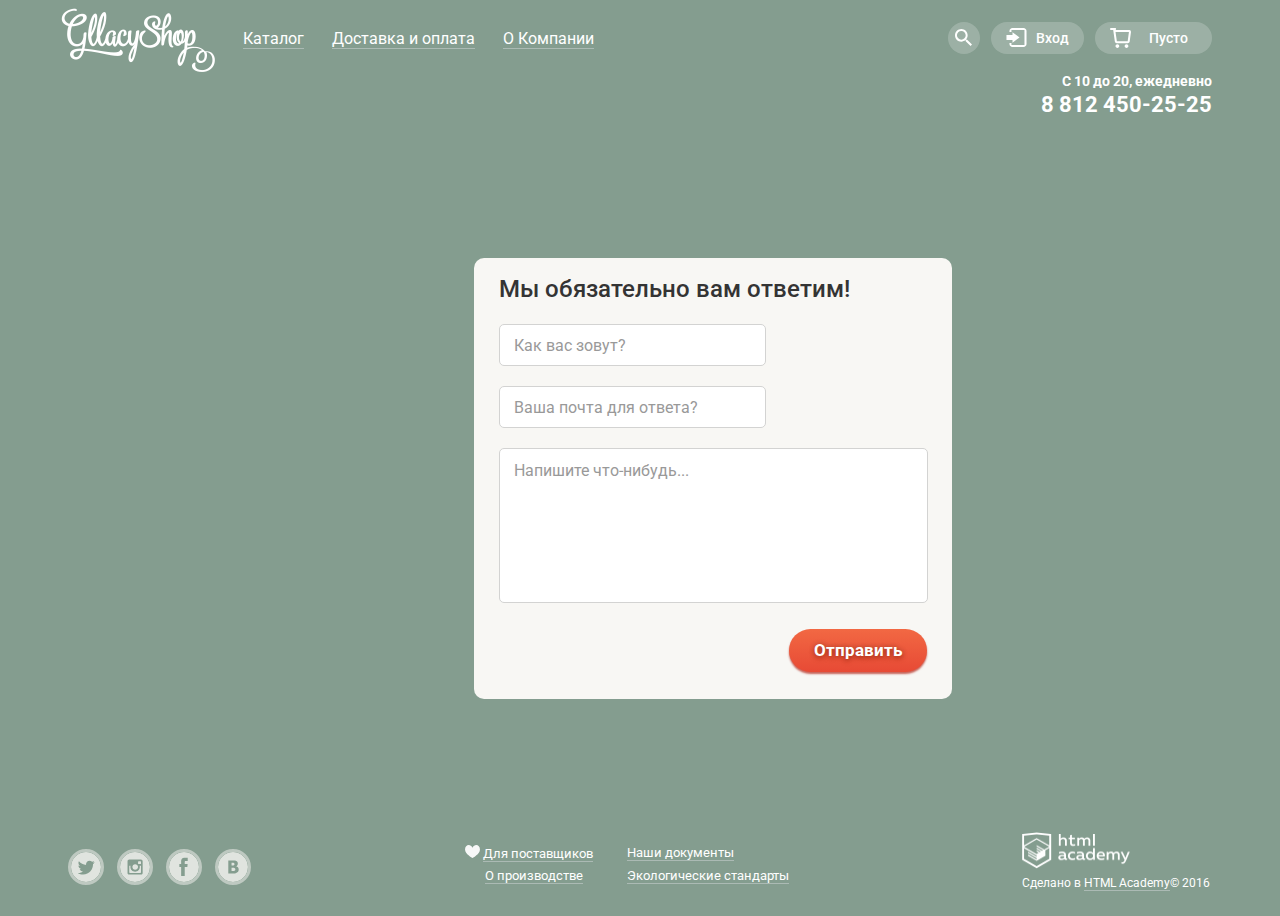
<file: feedback.html>
<!DOCTYPE html>

<html lang="ru">
  <head>
    <meta charset="utf-8">
    <title>Глейси: Главная</title>
    <link href="https://fonts.googleapis.com/css?family=Roboto:400,700,500&subset=latin,cyrillic" rel="stylesheet" type="text/css">
    <link href="css/normalize.css" rel="stylesheet">
    <link href="css/style.min.css" rel="stylesheet">
  </head>


  <body>

    <svg style="display: none;" width="0" height="0" version="1.1" xmlns="http://www.w3.org/2000/svg" xmlns:xlink="http://www.w3.org/1999/xlink">

      <defs>

        <symbol id="icon-search" viewBox="0 0 1024 1024">
          <title>icon-search</title>
          <path fill="currentColor" class="path1 fill-color3" d="M732.41 644.111h-46.512l-16.199-16.015c57.128-66.516 91.858-152.79 91.858-247.287 0-210.102-170.523-380.38-380.809-380.38-210.347 0-380.809 170.278-380.809 380.38 0 210.040 170.462 380.318 380.809 380.318 94.619 0 180.955-34.608 247.532-91.674l16.138 16.077v46.328l292.878 292.081 87.317-87.256-292.203-292.571zM380.748 644.111c-145.611 0-263.67-117.875-263.67-263.302 0-145.488 118.059-263.363 263.67-263.363s263.609 117.875 263.609 263.363c0 145.427-117.998 263.302-263.609 263.302z"></path>
        </symbol>

        <symbol id="icon-login" viewBox="0 0 1081 1024">
          <title>icon-login</title>
          <path fill="currentColor" class="path1 fill-color3" d="M919.39 1023.245h-596.022c-89.304 0-161.684-72.435-161.684-161.738v-53.086h107.789v107.789h700.632v-808.421h-700.632v106.119h-107.789v-51.739c0-89.304 72.381-161.684 161.684-161.684h596.022c89.304 0 161.684 72.381 161.684 161.684v699.338c0 89.304-72.381 161.738-161.684 161.738zM324.662 224.094l378.718 285.642-378.718 285.642v-147.833h-324.931v-275.618h324.931v-147.833z"></path>
        </symbol>

        <symbol id="icon-basket" viewBox="0 0 1071 1024">
          <title>icon-basket</title>
          <path fill="currentColor" class="path1 fill-color3" d="M1068.504 229.996l-62.523 462.797c-9.555 47.879-53.176 84.905-97.732 84.905h-564.994c-44.608 0-88.073-37.026-97.576-84.905l-76.285-534.2c-7.582-38.012-8.153-50.683-7.114-54.786h-110.35c-28.717 0-51.93-23.213-51.93-51.93 0-28.665 23.213-51.93 51.93-51.93h207.718c28.665 0 51.93 23.264 51.93 51.93 0 26.796-20.564 48.087-46.633 50.891h725.197c57.382 0 92.071 58.732 78.362 127.228zM281.355 204.966l68.184 467.367h554.193c-0.26 0-0.208-0.156 0.208-0.727l61.589-456.357c0 0 1.454-10.282 1.61-10.282h-685.782zM376.282 828.537c53.747 0 97.316 43.621 97.316 97.368s-43.569 97.316-97.316 97.316c-53.799 0-97.368-43.569-97.368-97.316s43.569-97.368 97.368-97.368zM843.648 828.537c53.747 0 97.316 43.621 97.316 97.368s-43.569 97.316-97.316 97.316c-53.799 0-97.368-43.569-97.368-97.316s43.569-97.368 97.368-97.368z"></path>
        </symbol>

        <symbol id="icon-basket-filled" viewBox="0 0 1512 1024">
          <title>icon-basket-filled</title>
          <path fill="currentColor" class="path1 fill-color1" d="M0 0h1511.024l-137.366 1024-1261.268-12.488-112.39-1011.512z"></path>
        </symbol>

        <symbol id="icon-icecream" viewBox="0 0 1024 1024">
          <title>icon-icecream</title>
          <path class="path1" d="M511.935 1024.238c-282.908 0-512.238-229.352-512.238-512.259s229.33-512.238 512.238-512.238c282.908 0 512.259 229.33 512.259 512.238s-229.352 512.259-512.259 512.259zM511.935 42.966c-258.615 0-469.013 210.398-469.013 469.013 0 258.637 210.398 469.034 469.013 469.034s469.034-210.398 469.034-469.034c0-258.615-210.419-469.013-469.034-469.013zM677.422 674.072h-335.685c-9.661 0-17.485-7.824-17.485-17.485v-317.25c0-49.514 19.257-96.068 54.269-131.058 35.012-35.012 81.544-54.291 131.058-54.291 49.493 0 96.046 19.278 131.058 54.291 34.991 34.991 54.269 81.544 54.269 131.058v317.25c0 9.661-7.824 17.485-17.485 17.485zM659.938 428.77c-13.702-4.625-22.304-14.178-29.069-21.699-7.997-8.861-11.908-12.816-20.445-12.859-0.497 0.303-2.961 1.988-6.678 9.229-3.739 7.262-7.197 17.031-10.547 26.497-4.409 12.427-8.969 25.265-15.064 35.617-9.185 15.518-20.943 23.385-34.991 23.385s-25.805-7.867-34.991-23.385c-6.095-10.352-10.655-23.19-15.064-35.617-3.35-9.466-6.808-19.235-10.547-26.497-3.717-7.219-6.16-8.926-6.678-9.229-8.537 0.043-12.449 3.998-20.424 12.859-9.293 10.309-22.002 24.444-46.575 24.444s-37.282-14.135-46.575-24.444c-1.102-1.232-2.118-2.334-3.069-3.372v235.403h300.716v-210.333zM553.863 824.538c0 24.465-19.819 44.284-44.284 44.284s-44.284-19.819-44.284-44.284v-133.219h88.568v133.219z"></path>
        </symbol>

        <symbol id="icon-thermometer" viewBox="0 0 1025 1024">
          <title>icon-thermometer</title>
          <path class="path1" d="M512.519 1024.238c-282.908 0-512.238-229.352-512.238-512.259s229.33-512.238 512.238-512.238c282.886 0 512.259 229.33 512.259 512.238s-229.373 512.259-512.259 512.259zM512.519 42.966c-258.615 0-469.013 210.398-469.013 469.013 0 258.637 210.398 469.034 469.013 469.034s469.034-210.398 469.034-469.034c0-258.615-210.419-469.013-469.034-469.013zM767.914 544.419h-86.45c-11.93 0-21.612-9.682-21.612-21.634 0-11.93 9.682-21.612 21.612-21.612h86.45c11.93 0 21.612 9.682 21.612 21.612 0 11.952-9.682 21.634-21.612 21.634zM767.914 457.947h-86.45c-11.93 0-21.612-9.661-21.612-21.612 0-11.93 9.682-21.612 21.612-21.612h86.45c11.93 0 21.612 9.682 21.612 21.612 0 11.952-9.682 21.612-21.612 21.612zM767.914 371.497h-86.45c-11.93 0-21.612-9.661-21.612-21.612 0-11.93 9.682-21.591 21.612-21.591h86.45c11.93 0 21.612 9.661 21.612 21.591 0 11.952-9.682 21.612-21.612 21.612zM767.914 285.047h-86.45c-11.93 0-21.612-9.661-21.612-21.591 0-11.952 9.682-21.634 21.612-21.634h86.45c11.93 0 21.612 9.682 21.612 21.634 0 11.93-9.682 21.591-21.612 21.591zM509.061 832.578c-81.047 0-147.462-65.68-147.462-146.403 0-34.969 17.765-70.932 39.378-99.482v-320.751c0-58.98 48.498-106.96 108.062-106.96 59.586 0 108.062 47.98 108.062 106.96v322.264c21.612 27.75 38.427 62.525 38.427 97.969 0 80.723-65.443 146.403-146.468 146.403zM574.871 605.885v-339.943c0-35.12-29.696-63.735-64.837-63.735s-64.837 28.615-64.837 63.735v338.56c-21.612 19.105-39.875 49.082-39.875 81.674 0 56.906 46.877 103.178 103.74 103.178 56.906 0 103.718-46.272 103.718-103.178 0-31.986-16.296-61.099-37.908-80.29zM507.591 743.081c-33.11 0-59.953-26.843-59.953-59.953 0-26.259 16.987-48.326 40.48-56.43v-363.781c0-11.325 9.185-20.51 20.51-20.51s20.51 9.185 20.51 20.51v364.408c22.434 8.688 38.405 30.322 38.405 55.803 0 33.11-26.843 59.953-59.953 59.953z"></path>
        </symbol>

        <symbol id="icon-leaf" viewBox="0 0 1024 1024">
          <title>icon-leaf</title>
          <path class="path1" d="M511.935 1024.238c-282.908 0-512.238-229.352-512.238-512.259s229.33-512.238 512.238-512.238c282.908 0 512.259 229.33 512.259 512.238s-229.352 512.259-512.259 512.259zM511.935 42.966c-258.615 0-469.013 210.398-469.013 469.013 0 258.637 210.398 469.034 469.013 469.034s469.034-210.398 469.034-469.034c0-258.615-210.419-469.013-469.034-469.013zM510.595 860.501c0 0-480.662-220.188 0-707.809 480.662 487.621 0 707.809 0 707.809zM488.075 241.347c-28.183 32.57-52.41 64.427-72.532 95.506l72.532 56.798v-152.303zM488.075 446.644l-95.095-73.029c-13.227 23.882-23.406 47.158-31.641 70.046l126.736 81.566v-78.583zM488.075 576.643l-139.444-89.757c-5.511 24.271-8.71 48.066-8.234 71.105l147.678 96.91v-78.259zM488.075 706.318l-138.687-89.281c23.903 89.541 93.301 149.688 138.687 180.162v-90.881zM531.3 239.25v160.278l78.453-56.149c-21.353-33.802-47.504-68.512-78.453-104.129zM631.668 380.553l-99.915 68.771-0.454 79.534 129.264-83.208c-7.543-21.288-17.009-42.966-28.896-65.097zM673.013 489.026l-141.259 89.951-0.454 79.556 148.997-95.268c0.994-24.011-1.686-48.823-7.283-74.239zM531.754 708.652l-0.454 90.016c44.759-29.544 114.676-88.979 139.703-178.627l-139.249 88.611z"></path>
        </symbol>

        <symbol id="icon-cow" viewBox="0 0 1025 1024">
          <title>icon-cow</title>
          <path class="path1" d="M845.243 501.129c9.229-13.962 10.482-31.381 3.501-47.85-17.571-41.323-77.654-59.283-102.659-65.097l-6.354-1.47c30.927-62.611 16.253-165.119 4.841-199.678l-66.091 5.49c-1.189 21.677-16.534 62.266-74.239 108.279l-36.568 25.179c-15.539-2.766-31.792-4.69-49.471-4.69-18.587 0-35.574 2.096-51.805 5.144l-34.256-23.622c-57.705-46.013-73.050-86.58-74.261-108.257l-66.069-5.49c-11.368 34.364-25.978 135.943 4.258 198.64l-2.075 0.475c-25.006 5.814-85.11 23.774-102.659 65.097-6.981 16.469-5.706 33.888 3.501 47.85 5.598 8.429 18.997 22.628 45.97 22.628 18.090 0 44.219-7.283 66.242-16.404-4.884 56.906 7.413 121.959 38.6 188.547-7.046 17.852-9.812 36.957-7.132 56.56 9.985 73.18 91.615 113.228 183.274 113.228s173.678-40.048 184.225-113.228c3.35-23.32-0.973-45.927-11.174-66.523 28.161-63.8 39.011-125.85 34.061-180.335 22.801 9.942 51.135 18.154 70.37 18.154 26.972 0 40.372-14.199 45.97-22.628zM303.439 430.305c2.55 12.125 3.199 14.696 10.223 24.919-14.696 12.125-93.733 40.523-82.884 14.956 10.871-25.546 72.661-39.875 72.661-39.875zM374.696 431.774c27.967-43.981 77.589-67.258 143.507-67.258 65.097 0 114.33 22.758 142.361 65.788 37.303 57.23 35.315 146.273-5.273 238.148l-8.17 18.522 8.991 18.154c6.721 13.529 9.099 27.405 7.132 41.172-7.543 52.324-78.626 76.162-141.454 76.162-62.655 0-133.327-23.731-140.438-75.838-1.578-11.541-0.065-23.277 4.495-34.818l6.873-17.355-7.932-16.879c-44.198-94.36-47.958-186.256-10.093-245.799zM808.956 470.18c10.871 25.568-68.166-2.831-82.884-14.977 7.046-10.223 7.694-12.773 10.244-24.919 0 0 61.769 14.329 72.64 39.897zM407.612 338.408c-29.609 12.168-51.567 35.553-65.486 42.533-27.859-29.588-23.968-103.913-15.237-150.92 3.026 54.853 80.723 108.387 80.723 108.387zM628.751 336.377c29.631 12.189 51.567 35.574 65.507 42.533 27.859-29.588 23.947-103.913 15.237-150.92-3.047 54.874-80.744 108.387-80.744 108.387zM512.519-0.259c-282.908 0-512.238 229.33-512.238 512.238s229.33 512.259 512.238 512.259c282.886 0 512.259-229.352 512.259-512.259s-229.373-512.238-512.259-512.238zM512.519 981.013c-258.615 0-469.013-210.398-469.013-469.034 0-258.615 210.398-469.013 469.013-469.013s469.034 210.398 469.034 469.013c0 258.637-210.419 469.034-469.034 469.034z"></path>
        </symbol>

        <symbol id="icon-arrow-right" viewBox="0 0 619 1024">
          <title>icon-arrow-right</title>
            <path fill="currentColor" class="path1" d="M514.394 617.841l-0.15-0.224-407.431 407.431-105.841-105.766 407.431-407.431-406.907-406.907 105.766-105.766 512.972 512.898-105.841 105.766z"></path>
        </symbol>

        <symbol id="icon-arrow-left" viewBox="0 0 618 1024">
          <title>icon-arrow-left</title>
            <path fill="currentColor" class="path1" d="M617.012 105.236l-406.54 406.54 406.017 406.017-105.535 105.535-511.776-511.776 105.535-105.535 0.224 0.149 406.54-406.465 105.535 105.535z"></path>
        </symbol>

        <symbol id="icon-vk" viewBox="0 0 1023 1024">
          <title>icon-vk</title>
          <path fill="currentColor" class="path1 fill-color2" d="M511.087 1023.381c-282.521 0-511.576-229.023-511.576-511.544 0-282.554 229.055-511.576 511.576-511.576s511.544 229.023 511.544 511.576c0 282.521-229.023 511.544-511.544 511.544zM680.939 523.476c-16.431-17.8-38.404-29.504-65.724-35.274v-2.347c19.006-8.020 33.938-20.408 44.696-37.296 10.856-16.855 16.268-36.057 16.268-57.704 0-18.713-3.977-35.177-11.802-49.488-7.824-14.214-19.724-25.722-35.568-34.264-14.638-7.922-30.352-13.106-47.141-15.518-16.757-2.543-41.469-3.749-73.972-3.749h-156.583v443.244h177.415c30.775 0 56.074-2.771 75.993-8.346 20.050-5.607 38.339-14.866 54.965-27.939 14.149-10.987 25.331-24.679 33.644-41.338 8.346-16.724 12.519-36.089 12.519-58.16 0-30.091-8.248-54.020-24.712-71.82zM561.847 641.165c-11.476 4.955-22.853 7.596-33.905 7.987-11.117 0.424-31.134 0.619-60.084 0.619h-5.999v-110.974h20.539c19.821 0 35.666 0.098 47.467 0.424 11.769 0.261 21.093 1.695 27.809 4.369 11.084 3.945 19.43 9.748 25.005 17.572 5.607 7.726 8.313 18.387 8.313 32.112 0 10.661-2.315 20.245-6.977 28.656-4.695 8.444-11.997 14.801-22.169 19.235zM539.613 456.089c-8.15 3.749-16.072 5.803-23.668 6.194-7.661 0.424-21.060 0.619-40.067 0.619h-14.018v-93.793h7.726c19.821 0 34.753 0.098 44.826 0.391 10.041 0.326 18.68 2.021 25.983 5.314 7.857 3.325 13.529 8.835 17.181 16.333 3.684 7.531 5.51 14.866 5.51 22.071 0 9.65-1.76 18.191-5.118 25.624-3.325 7.27-9.52 13.073-18.354 17.246z"></path>
        </symbol>

        <symbol id="icon-twitter" viewBox="0 0 1023 1024">
          <title>icon-twitter</title>
          <path fill="currentColor" class="path1 fill-color2" d="M511.25 1023.641c-282.611 0-511.706-229.128-511.706-511.739s229.096-511.739 511.706-511.739c282.644 0 511.739 229.128 511.739 511.739s-229.096 511.739-511.739 511.739zM793.241 305.7c-22.926 13.632-48.363 23.513-75.43 28.829-21.654-23.089-52.537-37.503-86.681-37.503-65.614 0-118.804 53.189-118.804 118.771 0 9.294 1.076 18.36 3.098 27.068-98.715-4.957-186.244-52.244-244.847-124.119-10.207 17.545-16.077 37.96-16.077 59.744 0 41.188 20.969 77.55 52.863 98.845-19.469-0.62-37.797-5.968-53.809-14.838 0 0.489 0 0.978 0 1.5 0 57.527 40.927 105.531 95.258 116.456-9.946 2.707-20.447 4.142-31.274 4.142-7.664 0-15.099-0.717-22.371-2.12 15.132 47.221 58.994 81.561 110.977 82.474-40.666 31.894-91.866 50.874-147.534 50.874-9.588 0-19.045-0.554-28.307-1.663 52.537 33.72 114.988 53.352 182.070 53.352 218.464 0 337.953-180.994 337.953-337.953 0-5.153-0.13-10.273-0.359-15.36 23.219-16.73 43.341-37.666 59.288-61.473-21.295 9.425-44.189 15.817-68.223 18.686 24.524-14.675 43.341-37.992 52.211-65.712z"></path>
        </symbol>

        <symbol id="icon-inst" viewBox="0 0 1023 1024">
          <title>icon-inst</title>
          <path fill="currentColor" class="path1 fill-color2" d="M511.087 1023.381c-282.521 0-511.544-229.023-511.544-511.544 0-282.554 229.023-511.576 511.544-511.576 282.554 0 511.576 229.023 511.576 511.576 0 282.521-229.023 511.544-511.576 511.544zM772.45 311.732c0-31.395-25.494-56.889-56.889-56.889h-401.906c-31.395 0-56.889 25.494-56.889 56.889v401.352c0 31.427 25.461 56.889 56.889 56.889h401.906c31.395 0 56.889-25.461 56.889-56.889v-401.352zM696.75 413.48h-60.768c-11.019 0-19.952-8.933-19.952-19.919v-60.801c0-11.019 8.933-19.919 19.952-19.919h60.768c11.019 0 19.952 8.9 19.952 19.919v60.801c0 10.987-8.933 19.919-19.952 19.919zM515.423 606.022c-51.118 0-92.522-41.436-92.522-92.554s41.403-92.522 92.522-92.522c51.118 0 99.955 37.296 99.955 92.522 0 55.194-48.836 92.554-99.955 92.554zM515.391 674.060c88.61 0 160.463-71.82 160.463-160.43 0-13.921-1.793-27.483-5.118-40.36 28.787 0.065 44.957 0 44.957 0v221.231c0 10.987-8.9 19.919-19.919 19.919h-360.731c-11.019 0-19.952-8.933-19.952-19.919v-221.231c0 0 9.128 0 44.989 0-3.325 12.91-5.118 26.439-5.118 40.36 0 88.61 71.82 160.43 160.43 160.43z"></path>
        </symbol>

        <symbol id="icon-fb" viewBox="0 0 1023 1024">
          <title>icon-fb</title>
          <path fill="currentColor" class="path1 fill-color2" d="M511.087 1023.381c-282.554 0-511.576-229.023-511.576-511.544 0-282.554 229.023-511.576 511.576-511.576 282.521 0 511.544 229.023 511.544 511.576 0 282.521-229.023 511.544-511.544 511.544zM638.525 198.084h-91.022c-107.388 0-133.078 50.401-133.078 141.587v71.657h-61.583v100.705h61.583v302.929h121.863v-302.929h89.425l9.291-100.705h-98.716l0.163-60.508c0-29.145 2.771-40.947 44.566-40.947h57.508v-111.789z"></path>
        </symbol>

        <symbol id="icon-heart" viewBox="0 0 1178 1024">
          <title>icon-heart</title>
          <path fill="#f7f8f8" class="path1 fill-color1" d="M590.458 1023.434v1.537c0 0-1.294-0.647-1.537-0.728-0.243 0.081-1.537 0.728-1.537 0.728v-1.537c-32.273-16.258-586.171-300.487-586.171-663.659 0-412.593 439.77-479.080 587.708-142.681 147.857-336.399 587.708-269.912 587.708 142.681 0 363.172-553.898 647.401-586.171 663.659z"></path>
        </symbol>

      </defs>

    </svg>


    
    <!-- begin header -->
    <div class="main-header__wrap">
      
      <header class="main-header">

        <div class="main-header__logo">
          <a href="index.html">
            <img class="main-header__img" src="img/logo/logo-gllacy.png" alt="Глейси магазин мороженого" width="154" height="64">
          </a>
        </div>



        <nav class="main-nav">

          <ul class="main-nav__menu">

            <li class="main-nav__item  main-nav__item--dropdown">
              <a href="catalog.html">Каталог</a>

              <div class="sub-menu">
                <ul>
                  <li class="sub-menu__item">
                    <a href="#">Новинки</a>
                  </li><!--
               --><li class="sub-menu__item">
                    <a href="catalog.html">Сливочное</a>
                  </li><!--
               --><li class="sub-menu__item">
                    <a href="#">Щербеты</a>
                  </li><!--
               --><li class="sub-menu__item">
                    <a href="#">Фруктовый лед</a>
                  </li><!--
               --><li class="sub-menu__item">
                    <a href="#">Мелорин</a>
                  </li>
                </ul>
              </div>
            </li><!--
         --><li class="main-nav__item">
              <a href="#">Доставка и оплата</a>
            </li><!--
         --><li class="main-nav__item">
              <a href="#">О Компании</a>
            </li>
          </ul>
        </nav>


        <!-- begin user-block -->
        <div class="user-block">
          
          <!-- search -->
          <div class="user-block__element">

            <a href="#" class="user-block__btn  user-block__btn--search">
              <svg class="user-block__btn--icon" width="17" height="17"><use xmlns:xlink="http://www.w3.org/1999/xlink" xlink:href="#icon-search"></use></svg>
            </a> 
            
            <!-- search popup -->
            <div class="user-block__popup  user-block__popup--search">
              <form action="#" method="get">
                <input  class="search__text-field textarea"  type="search"  name="search"  value=""  id="search">
                <div class="placeholder">
                  <label for="search" class="form-hint">Что ищем?</label>
                </div>
              </form>
            </div>

          </div>


          <!-- login -->
          <div class="user-block__element">

            <a href="#" class="user-block__btn  user-block__btn--login">
              <svg class="user-block__btn--icon" width="21" height="19"><use xmlns:xlink="http://www.w3.org/1999/xlink" xlink:href="#icon-login"></use></svg>
              Вход
            </a>
            
            <!-- login popup -->
            <div class="user-block__popup  user-block__popup--login">
              <form action="#" method="get">
                <input class="textarea"  type="email"  name="email"  pattern="[a-z0-9._%+-]+@[a-z0-9.-]+\.[a-z]{2,4}$"  id="login__e-mail" required>
                <div class="placeholder">
                  <label for="login__e-mail" class="form-hint">Электронная почта</label>
                </div>

                <input class="textarea"  type="password"  name="password"  id="login__password" required >
                <div class="placeholder">
                  <label for="login__password" class="form-hint">Пароль</label>
                </div>

                <input  class="btn--red  login__btn"  type="submit"  name="submit"  value="Войти">
              </form>

              <div class="login__support">
                <a href="#">Забыли пароль?</a>
                <a href="#">Новая регистрация</a>
              </div>
            </div>

          </div>


          <!-- basket -->
          <div class="user-block__element">

            <a href="#" class="user-block__btn  user-block__btn--basket">
              <svg class="user-block__btn--icon" width="21" height="20"><use xmlns:xlink="http://www.w3.org/1999/xlink" xlink:href="#icon-basket"></use></svg>
              <svg class="user-block__btn--icon" width="15" height="9"><use xmlns:xlink="http://www.w3.org/1999/xlink" xlink:href="#icon-basket-filled"></use></svg>
              Пусто
            </a>
            
            <!-- basket popup -->
            <div class="user-block__popup  user-block__popup--basket">

              <table class="basket__table">

                <tr class="basket__row">

                  <td class="basket__cell">
                    <button class="basket__btn--delete"></button>
                  </td>

                  <td class="basket__cell">
                    <img src="img/content/miniature-icecream-orange_jam.png" alt="Сливочное мороженое с апельсиновым джемомй" width="33" height="33">
                  </td>

                  <td class="basket__cell">Пломбир с&nbsp;апельсиновым джемом</td>

                  <td class="basket__cell">
                    <b class="basket--bold">1,5 кг</b> x 200 руб.
                  </td>

                  <td class="basket__cell">300 руб.</td>

                </tr>



                <tr class="basket__row">

                  <td class="basket__cell">
                    <button class="basket__btn--delete"></button>
                  </td>

                  <td class="basket__cell">
                    <img src="img/content/miniature-icecream-strawb_choc.png" alt="Сливочно-клубничное мороженое" width="33" height="33">
                  </td>

                  <td class="basket__cell">Клубничный пломбир с&nbsp;присыпкой из&nbsp;белого шоколада</td>

                  <td class="basket__cell">
                    <b class="basket--bold">1,5 кг</b> x 300 руб.
                  </td>

                  <td class="basket__cell">450 руб.</td>

                </tr>

              </table>
                

              <p class="basket__summary"><b>Итого: 750 руб.</b></p> 
              <a class="btn--red  basket__btn" href="#">Оформить заказ</a>

            </div>

          </div>   

        </div>
        <!-- end user-block -->

        
        <!-- header contacts -->
        <div class="main-header__contacts">
          <p class="main-header__hours">C 10 до 20, ежедневно</p>
          <a href="tel:+78124502525">8 812 450-25-25</a>
        </div> 

      </header>

    </div>
    <!-- end header -->
      

    <!-- begin main -->
    <main class="main-feedback">
        
      <!-- begin feedback-form -->
      <div class="feedback-form feedback-form--no-js">

        <div class="feedback-form__inner">

          <h5 class="feedback-form__title">Мы обязательно вам ответим!</h5>

          <form action="mailto:admin@glassy.ru" method="post">
            <input class="textarea" type="text" name="name" value="" id="feedback-form__name">
            <div class="placeholder">
              <label for="feedback-form__name" class="form-hint">Как вас зовут?</label>
            </div>

            <input class="textarea" type="email" name="email" value=""  id="feedback-form__email">
            <div class="placeholder">
              <label for="feedback-form__email" class="form-hint">Ваша почта для ответа?</label>
            </div>

            <textarea class="textarea big" cols="30" rows="5" name="text" id="feedback-form__text"></textarea>
            <div class="placeholder big-area">
              <label for="feedback-form__text" class="form-hint">Напишите что-нибудь...</label>
            </div>

            <button class="feedback-form__btn  btn--red" type="submit">Отправить</button>
          </form>

        </div>

      </div>
      <!-- end feedback-form -->

    </main>
    <!-- end main -->


    <!-- begin footer -->
    <div class="main-footer__wrap">
      
      <footer class="main-footer  clearfix">

        <div class="main-footer__social main-footer__social--index">
          <a href="#"  class="social__link" title="Мы в Twitter">
            <svg class="social__icon" width="30" height="30"><use xmlns:xlink="http://www.w3.org/1999/xlink" xlink:href="#icon-twitter"></use></svg>
          </a>
          <a href="#"  class="social__link" title="Мы в Instagram">Instagram
            <svg class="social__icon" width="30" height="30"><use xmlns:xlink="http://www.w3.org/1999/xlink" xlink:href="#icon-inst"></use></svg>
          </a>
          <a href="#"  class="social__link" title="Мы на Facebook">Facebook
            <svg class="social__icon" width="30" height="30"><use xmlns:xlink="http://www.w3.org/1999/xlink" xlink:href="#icon-fb"></use></svg>
          </a>
          <a href="#"  class="social__link" title="Мы в VK">
            <svg class="social__icon" width="30" height="30"><use xmlns:xlink="http://www.w3.org/1999/xlink" xlink:href="#icon-vk"></use></svg>
          </a>
        </div>


        <div class="main-footer__info main-footer__info--index">
          <ul>
            <li>
              <svg class="main-footer__info-icon" width="15" height="13"><use xmlns:xlink="http://www.w3.org/1999/xlink" xlink:href="#icon-heart"></use></svg>

              <a href="#">Для поставщиков</a>
            </li><!--
         --><li>
              <a href="#">Наши документы</a>
            </li><!--
         --><li>
              <a href="#">О производстве</a>
            </li><!--
         --><li>
              <a href="#">Экологические стандарты</a>
            </li>
          </ul>
        </div>


        <div class="main-footer__copyright">

          <a href="https://htmlacademy.ru"  class="copyright__logo" target="_blank">
            <img class="copyright__img" src="img/logo/logo-htmlacademy.png" alt="HTML academy" width="108" height="37">
          </a>

          <p class="copyright__text">Сделано в <a class="copyright__link" href="https://htmlacademy.ru" target="_blank">HTML Academy</a>&copy; 2016</p>

        </div>

      </footer>

    </div>
    <!-- end footer -->
     
     <script src="js/script.min.js"></script> 
  </body>

</html>
</file>
<file: css/style.css>
@charset "UTF-8";
body {
  width: 100%;
  margin: 0;
  padding: 0;
  background-color: #849d8f;
  color: white;
  font-family: Roboto, Arial, Helvetica, sans-serif;
  font-size: 16px;
  line-height: 22px;
}

.main-header__wrap,
.slider__wrap,
.bunners__wrap,
.popular__wrap,
.features__wrap,
.contacts,
.catalog-header__wrap,
.search-options__wrap,
.catalog,
.pagination__wrap,
.main-footer__wrap {
  max-width: 1200px;
  min-width: 900px;
  margin: 0 auto;
}

.main-header,
.slider,
.bunners,
.features,
.contacts,
.catalog-header,
.search-options,
.pagination,
.main-footer {
  padding: 0 2.3%;
}

.main-feedback {
  height: 77vh;
}

h1 {
  color: white;
  font-family: Roboto, Arial, Helvetica, sans-serif;
  font-size: 60px;
  font-weight: bold;
  line-height: 72px;
}

h2 {
  color: white;
  font-family: Roboto, Arial, Helvetica, sans-serif;
  font-size: 35px;
  font-weight: bold;
  line-height: 41px;
}

h3 {
  color: #323;
  font-family: Roboto, Arial, Helvetica, sans-serif;
  font-size: 24px;
  font-weight: bold;
  line-height: 30px;
}

@-webkit-keyframes bounce {
  0% {
    -webkit-transform: translateX(-200px);
            transform: translateX(-200px);
  }
  50% {
    -webkit-transform: translateX(50px);
            transform: translateX(50px);
  }
  75% {
    -webkit-transform: translateX(-5px);
            transform: translateX(-5px);
  }
  80% {
    -webkit-transform: translateX(0px);
            transform: translateX(0px);
  }
  90% {
    -webkit-transform: translateX(5px);
            transform: translateX(5px);
  }
  100% {
    -webkit-transform: translateX(0);
            transform: translateX(0);
  }
}

@keyframes bounce {
  0% {
    -webkit-transform: translateX(-200px);
            transform: translateX(-200px);
  }
  50% {
    -webkit-transform: translateX(50px);
            transform: translateX(50px);
  }
  75% {
    -webkit-transform: translateX(-5px);
            transform: translateX(-5px);
  }
  80% {
    -webkit-transform: translateX(0px);
            transform: translateX(0px);
  }
  90% {
    -webkit-transform: translateX(5px);
            transform: translateX(5px);
  }
  100% {
    -webkit-transform: translateX(0);
            transform: translateX(0);
  }
}

@-webkit-keyframes shake {
  0%, 100% {
    -webkit-transform: translateX(0);
            transform: translateX(0);
  }
  10%, 30%, 50%, 70%, 90% {
    -webkit-transform: translateX(-10px);
            transform: translateX(-10px);
  }
  20%, 40%, 60%, 80% {
    -webkit-transform: translateX(10px);
            transform: translateX(10px);
  }
}

@keyframes shake {
  0%, 100% {
    -webkit-transform: translateX(0);
            transform: translateX(0);
  }
  10%, 30%, 50%, 70%, 90% {
    -webkit-transform: translateX(-10px);
            transform: translateX(-10px);
  }
  20%, 40%, 60%, 80% {
    -webkit-transform: translateX(10px);
            transform: translateX(10px);
  }
}

.slider {
  z-index: 1;
}

.sub-menu {
  z-index: 10;
}

.user-block__popup {
  z-index: 10;
}

.bunner-blog__img {
  z-index: 2;
}

.bunner-blog__inner {
  z-index: 3;
}

.catalog-item__btn {
  z-index: 20;
}

.popular .catalog-item::before {
  z-index: 6;
}

.adress-block {
  z-index: 1;
}

.feedback-form {
  z-index: 100;
}

.catalog-background {
  min-width: 120vh;
  background-image: -webkit-linear-gradient(#9db1a5, #849d8f);
  background-image: linear-gradient(#9db1a5, #849d8f);
}

.btn--red {
  display: block;
  padding: 0;
  border: 0 none;
  outline: 0 none;
  color: white;
  background-color: #f26843;
  background-image: -webkit-linear-gradient(#f26843, #e74a35);
  background-image: linear-gradient(#f26843, #e74a35);
  color: inherit;
  text-decoration: none;
  border-radius: 25px;
  box-shadow: 0 2px 2px 0 rgba(172, 16, 0, 0.64);
  text-shadow: 0 2px 5px rgba(160, 32, 11, 0.76), 0 0 5px rgba(61, 61, 46, 0.34);
  font-family: Roboto, Arial, Helvetica, sans-serif;
  font-size: 18px;
  line-height: 22px;
  font-weight: bold;
}

.btn--red:hover {
  background: #f26843;
  background-image: -webkit-linear-gradient(#f58669, #ec6f5e);
  background-image: linear-gradient(#f58669, #ec6f5e);
  box-shadow: 0 2px 2px 0 #ac1000;
  text-shadow: 0 2px 5px rgba(160, 32, 11, 0.76), 0 0 5px rgba(61, 61, 46, 0.34);
}

.btn--red:active {
  background: #f26843;
  background-image: -webkit-linear-gradient(#d84732, #e1603e);
  background-image: linear-gradient(#d84732, #e1603e);
  box-shadow: inset 0 2px 2px 0 #942718;
  text-shadow: 0 2px 5px rgba(160, 32, 11, 0.76), 0 0 5px rgba(61, 61, 46, 0.34);
}

.textarea {
  width: 100%;
  height: 42px;
  box-sizing: border-box;
  margin-top: 10px;
  margin-bottom: 10px;
  padding: 13px;
  border-radius: 5px;
  border: 1px solid #d3d3d2;
  color: #353535;
  font-size: 16px;
  line-height: 24px;
  font-weight: bold;
  font-family: Roboto, Arial, Helvetica, sans-serif;
}

.textarea:hover {
  border: 1px solid #c7c6c5;
  box-shadow: inset 0 0 0 1px #c7c6c5;
}

.textarea:focus + .placeholder .form-hint {
  top: -72px;
  font-size: 11px;
  line-height: 24px;
  color: #5b9ddf;
}

.placeholder {
  position: relative;
}

.form-hint {
  position: absolute;
  left: 15px;
  top: -42px;
  font-size: 14px;
  line-height: 24px;
  color: #999999;
  -webkit-transition: 0.2s ease all;
          transition: 0.2s ease all;
}

.lostfocus {
  top: -72px;
  font-size: 11px;
  line-height: 24px;
  color: #9a9a9a;
}

.big-area .form-hint {
  top: -160px;
}

.big:focus + .placeholder .form-hint {
  top: -192px;
}

.big-area .lostfocus {
  top: -192px;
}

.main-header {
  position: relative;
  min-height: 115px;
  margin-top: -14px;
}

.main-header::after {
  content: "";
  display: table;
  clear: both;
}

.main-header__logo {
  float: left;
  width: 154px;
  margin-left: -7px;
  padding-top: 8px;
}

.main-header__img {
  color: white;
}

.main-header__contacts {
  width: 200px;
  margin-left: auto;
  text-align: right;
}

.main-header__contacts a {
  color: inherit;
  text-decoration: none;
  font-size: 22px;
  font-weight: bold;
  line-height: 28px;
}

.main-header__hours {
  margin-bottom: 0;
  font-size: 14px;
  line-height: 20px;
  font-weight: bold;
}

.main-nav {
  position: absolute;
  left: 154px;
  right: 270px;
}

.main-nav__menu {
  padding-top: 22px;
  margin-left: 35px;
  margin-top: 0;
  margin-bottom: 0;
  padding-left: 0;
  list-style: none;
}

.main-nav__item {
  display: inline-block;
  vertical-align: top;
  padding: 0 14px;
  line-height: 33px;
}

.main-nav__item a {
  border-bottom: 1px solid rgba(230, 230, 235, 0.4);
  color: inherit;
  text-decoration: none;
}

.main-nav__item:hover {
  background: #f7f6f3;
  color: black;
  font-weight: bold;
  border-radius: 20px;
}

.main-nav__item:hover a {
  border-bottom: 0;
}

.main-nav__item:active {
  background: #f7f6f3;
  color: black;
  font-weight: bold;
  border-radius: 20px;
  box-shadow: inset 0 2px 1px 0 #696969;
}

.main-nav__item:active a {
  border-bottom: 0;
}

.main-nav__item--current {
  background: #D07058;
  border-radius: 20px;
  font-weight: bold;
}

.main-nav__item--current a {
  border-bottom: 0;
}

.main-nav__item--dropdown {
  position: relative;
  margin-bottom: 10px;
}

.main-nav__item--dropdown:hover > .sub-menu {
  display: block;
}

.user-block__btn--search:hover .user-block__popup--search {
  display: block;
}

.sub-menu {
  display: none;
  position: absolute;
  top: 37px;
  left: -7px;
  min-width: 143px;
  background: #F8F7F4;
  color: #343434;
  box-shadow: 0 20px 20px 0 rgba(0, 0, 0, 0.4);
  border-radius: 5px;
  font-size: 14px;
  line-height: 20px;
  font-weight: normal;
}

.sub-menu ul {
  margin-top: 0;
  margin-bottom: 0;
  padding-left: 0;
  list-style: none;
}

.sub-menu__item a {
  display: block;
  margin: 0 8px;
  padding-left: 12px;
  padding-top: 6px;
  padding-bottom: 6px;
  border-bottom: 0;
}

.sub-menu__item:hover {
  background: #FBDED7;
}

.sub-menu__item:active {
  background: #F6B5A5;
}

.sub-menu__item--current {
  pointer-events: none;
  cursor: default;
  color: white;
  background: #D07058;
}

.sub-menu__item--current:hover {
  background: #D07058;
}

.sub-menu__item:first-child a {
  padding-top: 9px;
  padding-bottom: 10px;
  border-bottom: 1px solid #D1D0CE;
  font-weight: bold;
}

.sub-menu__item:first-child:hover {
  background: #FBDED7;
  border-radius: 5px 5px 0 0;
}

.sub-menu__item:first-child:active {
  background: #F6B5A5;
  border-radius: 5px 5px 0 0;
}

.sub-menu__item:nth-child(2) {
  padding-top: 2px;
}

.sub-menu__item:last-child:hover {
  background: #FBDED7;
  border-radius: 0 0 5px 5px;
}

.sub-menu__item:last-child:active {
  background: #F6B5A5;
  border-radius: 0 0 5px 5px;
}

.user-block {
  float: right;
  max-width: 270px;
  padding-top: 22px;
  margin-bottom: 7px;
}

.user-block__element {
  position: relative;
  display: inline-block;
  vertical-align: top;
  min-width: 32px;
  margin-right: 7px;
  text-align: right;
}

.user-block__element:last-child {
  margin-right: 0;
}

.user-block__btn {
  display: block;
  padding: 0 45px;
  padding-right: 15px;
  margin-bottom: 10px;
  color: inherit;
  text-decoration: none;
  border-radius: 20px;
  background-color: rgba(255, 255, 255, 0.2);
  color: white;
  font-size: 14px;
  line-height: 32px;
  font-weight: 500;
}

.user-block__btn--icon {
  position: absolute;
  left: 15px;
  top: 6px;
}

.user-block__btn--icon:nth-child(2) {
  position: absolute;
  left: 20px;
  top: 10px;
  color: transparent;
}

.user-block__btn--search {
  width: 32px;
  height: 32px;
  padding: 0;
}

.user-block__btn--search .user-block__btn--icon {
  left: 7px;
  top: 7px;
}

.user-block__btn--basket {
  min-width: 57px;
  text-align: center;
}

.user-block__btn:hover {
  background: #F8F7F4;
  color: black;
}

.user-block__btn:hover .user-block--icon:first-child {
  color: black;
}

.user-block__btn:hover .basket-filled {
  background: #F8F7F4;
  color: black;
}

.user-block__btn:hover .basket-filled--icon {
  color: black;
}

.user-block__btn:hover .basket-filled--icon:nth-child(2) {
  color: #e1603e;
}

.user-block__popup {
  display: none;
  position: absolute;
  top: 10px;
  left: -7px;
  padding: 0 16px;
  background-color: #F8F7F4;
  text-align: left;
  border-radius: 5px;
  box-shadow: 0 20px 20px 0 rgba(0, 0, 0, 0.2);
}

.user-block__popup--search {
  top: 36px;
  left: -295px;
  width: 310px;
  padding: 10px;
  border-radius: 5px;
}

.user-block__popup--login {
  top: 36px;
  left: -180px;
  width: 240px;
  padding-top: 10px;
  padding-bottom: 10px;
}

.user-block__popup--login::after {
  content: "";
  display: table;
  clear: both;
}

.user-block__popup--basket {
  top: 36px;
  left: -425px;
  width: 510px;
  padding-top: 16px;
  padding-bottom: 18px;
  color: #333;
}

.user-block__element:hover > .user-block__popup {
  display: block;
}

.basket-filled svg:nth-child(2) {
  color: #e1603e;
}

.basket-filled:hover svg:nth-child(1) {
  color: black;
}

.basket-filled:hover svg:nth-child(1):nth-child(2) {
  color: #e1603e;
}

.basket-filled:hover .basket-filled__popup {
  display: block;
}

.login__btn,
.login__support {
  margin-top: 5px;
}

.login__btn {
  float: left;
  padding: 7px 30px;
  font-size: 15px;
}

.login__support {
  float: right;
  width: 120px;
}

.login__support a {
  display: inline-block;
  vertical-align: top;
  color: inherit;
  text-decoration: none;
  color: #333;
  border-bottom: 1px solid rgba(0, 0, 0, 0.3);
  font-size: 13px;
  line-height: 12px;
}

.login__support a:hover {
  color: #ec593c;
  border-bottom: 1px solid rgba(236, 89, 60, 0.3);
}

.login__support a:active {
  color: #ec593c;
  border-bottom: 1px solid rgba(236, 89, 60, 0.3);
}

.basket__table {
  border-bottom: 1px solid #cacac7;
}

.basket__row {
  display: block;
  padding-top: 20px;
}

.basket__row:nth-child(2) {
  padding-top: 10px;
  padding-bottom: 5px;
}

.basket__cell {
  padding-bottom: 5px;
  padding-right: 14px;
  vertical-align: top;
  font-size: 13px;
  line-height: 18px;
}

.basket__cell:nth-child(2) {
  margin-top: -4px;
}

.basket__btn--delete {
  position: relative;
  width: 10px;
  height: 30px;
  background: transparent;
  border: 0 none;
  outline: 0 none;
  cursor: pointer;
}

.basket__btn--delete::after,
.basket__btn--delete:before {
  content: "";
  position: absolute;
  top: 0px;
  left: 5px;
  width: 1px;
  height: 15px;
  border-radius: 1px;
  background-color: #333;
}

.basket__btn--delete::after {
  -webkit-transform: rotate(45deg);
      -ms-transform: rotate(45deg);
          transform: rotate(45deg);
}

.basket__btn--delete::before {
  -webkit-transform: rotate(-45deg);
      -ms-transform: rotate(-45deg);
          transform: rotate(-45deg);
}

.basket__cell:nth-child(3) {
  width: 217px;
}

.basket__cell:nth-child(4) {
  width: 97px;
  padding-left: 14px;
  color: #808080;
}

.basket--bold {
  color: #333;
}

.basket__cell:nth-child(5) {
  width: 50px;
  padding-left: 13px;
}

.basket__summary {
  margin-top: 12px;
  margin-bottom: 12px;
  margin-right: 10px;
  text-align: right;
  font-size: 15px;
}

.basket__btn {
  float: right;
  margin-bottom: 4px;
  padding: 0 21px;
  color: white;
  font-size: 15px;
  line-height: 34px;
}

.toggle {
  display: none;
}

.index-background {
  min-width: 960px;
  margin-top: -14px;
  background-repeat: no-repeat;
  background-position: 50% 0;
  -webkit-transition: all 0.3s ease-out;
          transition: all 0.3s ease-out;
}

.index-background::before,
.index-background::after {
  content: "";
  visibility: hidden;
}

.index-background::before,
.index-background::after {
  background-image: url("../img/background/slide-1.png");
}

.index-background::after {
  background-image: url("../img/background/slide-2.png");
}

.toggle--1:checked ~ .index-background {
  background-color: #849d8f;
  background-image: url("../img/background/slide-1.png");
}

.toggle--2:checked ~ .index-background {
  background-color: #8996a6;
  background-image: url("../img/background/slide-2.png");
}

.toggle--3:checked ~ .index-background {
  background-color: #a7958e;
  background-image: url("../img/background/slide-3.png");
}

.slider {
  position: relative;
  margin-bottom: 42px;
  padding-top: 200px;
  overflow: hidden;
}

.slider__item {
  display: none;
}

.slider__text {
  width: 690px;
  margin: 0 auto;
  margin-top: 73px;
  text-align: center;
}

.slider__title {
  margin-bottom: 28px;
  color: #fff;
  font-size: 60px;
  line-height: 60px;
  font-weight: 700;
}

.slider__controls--wrap {
  position: absolute;
  bottom: 20px;
  display: block;
  width: 100px;
}

.slider__btn {
  height: 63px;
  width: 280px;
  margin: 0 auto;
  border-radius: 100px;
  font-size: 32px;
  line-height: 63px;
}

.slider__control {
  display: inline-block;
  vertical-align: top;
  width: 17px;
  height: 17px;
  margin-right: 3px;
  cursor: pointer;
  border: 2px solid white;
  border-radius: 50%;
  font-size: 0;
}

.toggle--1:checked ~ .index-background .slider__control--1,
.toggle--2:checked ~ .index-background .slider__control--2,
.toggle--3:checked ~ .index-background .slider__control--3 {
  background-color: #fff;
}

.toggle--1:checked ~ .index-background .slider__item--1 {
  display: block;
}

.toggle--2:checked ~ .index-background .slider__item--2 {
  display: block;
}

.toggle--3:checked ~ .index-background .slider__item--3 {
  display: block;
}

.bunners {
  margin-bottom: 15px;
}

.bunners::after {
  content: "";
  display: table;
  clear: both;
}

.bunner {
  position: relative;
  width: 48.9%;
  box-sizing: border-box;
  height: 230px;
  padding: 15px 18px;
  margin-bottom: 15px;
  overflow: hidden;
  border-radius: 18px;
}

.bunner__left {
  float: left;
}

.bunner__right {
  float: right;
}

.bunner__title {
  margin: 0;
  margin-bottom: 17px;
}

.bunner__text {
  margin: 0;
  margin-bottom: 25px;
  font-size: 18px;
  line-height: 22px;
  font-weight: bold;
  padding-right: 10px;
}

.bunner__btn {
  position: absolute;
  bottom: 25px;
  right: 21px;
  float: right;
  padding: 0 23px;
  line-height: 47px;
}

.bunner-raspberry {
  background: #ae1d40 url("../img/background/bg-raspberry.jpg") no-repeat;
}

.bunner-choco {
  background: #3a1d13 url("../img/background/bg-chocolate.jpg") no-repeat;
}

.bunner-blog {
  position: relative;
  height: 220px;
  padding: 0;
  background: white;
}

.bunner-blog .bunner-blog__img {
  position: absolute;
  right: 0;
  border-radius: 18px;
}

.bunner-blog__inner {
  position: absolute;
  left: 20px;
  width: 300px;
  padding: 23px 0;
  font-size: 24px;
  line-height: 30px;
  font-weight: bold;
  color: #353535;
}

.bunner-blog__descript {
  margin: 0;
  margin-bottom: 3px;
  font-size: 16px;
  line-height: 22px;
  color: #5a5a5a;
}

.bunner-blog__title {
  margin: 0;
  font-size: 24px;
  line-height: 30px;
  font-weight: bold;
}

.bunner-blog__title a {
  color: inherit;
  text-decoration: none;
  color: #353535;
  background: rgba(251, 251, 251, 0.8);
  border-bottom: 1px solid black;
}

.bunner-blog__title a:hover {
  color: #ec593c;
  border-bottom: 1px solid rgba(236, 89, 60, 0.3);
}

.bunner-blog__title a:active {
  color: #ec593c;
  border-bottom: 1px solid rgba(236, 89, 60, 0.3);
}

.bunner-subscript {
  height: 220px;
  padding: 6px;
  background: #f8f7f4;
  background-image: url("../img/background/pattern-postcard.png");
}

.bunner-subscript__inner {
  position: relative;
  height: 161px;
  padding-left: 20px;
  padding-right: 20px;
  padding-top: 13px;
  padding-bottom: 34px;
  border-radius: 10px;
  color: #5a5a5a;
  background: #f8f7f4;
}

.bunner-subscript__inner p {
  min-height: 90px;
  margin-bottom: 2px;
}

.bunner-subscript__email--wrap {
  margin-right: 140px;
}

.bunner-subscript__email {
  width: 100%;
  outline: 0 none;
  border-radius: 3px;
}

.bunner-subscript .form-hint {
  left: 11px;
  font-size: 16px;
}

.bunner-subscript .lostfocus {
  font-size: 11px;
}

.bunner-subscript__btn {
  position: static;
  float: right;
  min-width: 120px;
  margin-top: 7px;
  padding: 0 20px;
  color: white;
  font-size: 17px;
  line-height: 44px;
  border: none;
}

.catalog-item {
  position: relative;
  display: inline-block;
  vertical-align: top;
  width: 22.75%;
  padding-right: 1.15%;
  padding-left: 1.15%;
  padding-top: 10px;
  padding-bottom: 20px;
  margin-left: 14px;
  margin-right: -26px;
  margin-bottom: 10px;
  background-color: transparent;
  border-top-right-radius: 5px;
  border-top-left-radius: 5px;
}

.catalog-item__inner {
  position: relative;
}

.catalog-item:hover {
  background-color: rgba(255, 255, 255, 0.3);
}

.catalog-item:last-child {
  margin-right: 0;
}

.catalog-item__img {
  position: relative;
  max-width: 100%;
  height: auto;
  margin-bottom: 6px;
}

.catalog-item__link {
  color: inherit;
  text-decoration: none;
}

.catalog-item__title {
  margin: 0;
  text-align: center;
  font-weight: normal;
}

.catalog-item__title--inner {
  border-bottom: 1px solid rgba(230, 230, 235, 0.4);
}

.catalog-item:hover .catalog-item__title--inner {
  border: none;
}

.catalog-item__price {
  position: absolute;
  bottom: 8%;
  font-size: 45px;
  line-height: 1.2;
  font-weight: bold;
  text-shadow: 1px 1px 3px rgba(49, 50, 53, 0.5);
}

.catalog-item__price span {
  font-size: 30px;
}

.catalog-item__btn {
  display: none;
  position: absolute;
  top: 100%;
  left: 0;
  width: 100%;
  background: rgba(255, 255, 255, 0.3);
  border-bottom-right-radius: 5px;
  border-bottom-left-radius: 5px;
  box-shadow: 0 20px 20px 0 rgba(0, 0, 0, 0.1);
}

.catalog-item__btn a {
  display: block;
  width: 194px;
  margin: 0 auto;
  margin-bottom: 20px;
  font-size: 15px;
  line-height: 35px;
  text-align: center;
}

.catalog-item:hover .catalog-item__btn {
  display: block;
}

.popular {
  padding-left: 1.15%;
  padding-right: 1.15%;
  margin-bottom: 9px;
}

.popular .catalog-item {
  margin-left: 0px;
  margin-right: -4px;
}

.popular .catalog-item::before {
  content: "";
  position: absolute;
  top: 9px;
  left: 12px;
  display: block;
  height: 70px;
  width: 71px;
  background: url("../img/icon/icon-hit.png") no-repeat;
}

.features {
  margin-bottom: 40px;
  margin-left: 2.3%;
  margin-right: 2.3%;
  padding-top: 25px;
  padding-left: 20px;
  padding-bottom: 5px;
  padding-right: 2px;
  background: #f4d77b url("../img/background/pattern-waffle.jpg");
  color: #323232;
  border-radius: 13px;
}

.features__title {
  margin: 0;
  margin-bottom: 7px;
  color: #323232;
}

.features__item {
  margin: 0;
  position: relative;
  display: inline-block;
  vertical-align: top;
  box-sizing: border-box;
  width: 49%;
  margin-bottom: -10px;
}

.features__item:nth-child(odd) {
  padding-left: 10px;
}

.features__item:nth-last-of-type(1),
.features__item:nth-last-of-type(2) {
  margin-bottom: 0;
}

.features__text {
  padding-left: 55px;
}

.features__text:last-child,
.features__text:nth-last-child {
  margin-bottom: 0;
}

.features__icon {
  position: absolute;
  top: 2px;
  left: -3px;
  fill: #323232;
}

.features__item:nth-of-type(even) .features__icon {
  left: 9px;
}

.map {
  width: 100%;
  height: 430px;
  margin-top: 25px;
  background: transparent url("../img/background/map_1200x430.jpg") no-repeat 50% 0;
}

.contacts {
  position: relative;
  box-sizing: border-box;
}

.adress-block {
  position: absolute;
  top: 65px;
  right: 2.3%;
  width: 253px;
  padding: 29px 26px;
  border-radius: 14px;
  color: #343434;
  background-color: white;
  font-size: 14px;
  line-height: 20px;
}

.adress-block__item {
  margin: 0;
  margin-bottom: 18px;
}

.adress-block__item--bold {
  margin: 0;
  margin-bottom: 10px;
  margin-bottom: 10px;
  font-size: 18px;
  line-height: 26px;
  font-weight: bold;
  color: black;
}

.adress-block__item--bold a {
  color: inherit;
  text-decoration: none;
}

.adress-block__btn {
  margin-top: 25px;
  padding: 0 33px;
  color: white;
  font-size: 17px;
  line-height: 44px;
}

.catalog-header {
  margin-bottom: 33px;
}

.catalog-header__breadcrumbs {
  margin-top: 0;
  margin-bottom: 0;
  padding-left: 0;
  list-style: none;
  margin-bottom: 4px;
  font-size: 14px;
  line-height: 19px;
}

.catalog-header__breadcrumbs a {
  color: inherit;
  text-decoration: none;
}

.catalog-header__item {
  position: relative;
  display: inline-block;
  vertical-align: top;
  margin-right: 20px;
  border-bottom: 1px solid rgba(230, 230, 235, 0.4);
}

.catalog-header__item:not(:last-child)::after {
  content: "»";
  position: absolute;
  top: 0px;
  left: 61px;
  pointer-events: none;
  cursor: default;
  color: white;
}

.catalog-header__item:hover {
  color: #ffbc9e;
  border-bottom: 1px solid rgba(249, 172, 159, 0.3);
}

.catalog-header__item:active {
  color: #ffbc9e;
  border-bottom: 1px solid rgba(249, 172, 159, 0.3);
}

.catalog-header__item:last-child {
  pointer-events: none;
  cursor: default;
  margin-right: 0;
  border-bottom: none;
}

.catalog-header__title {
  margin: 0;
  font-size: 35px;
  line-height: 30px;
  font-weight: bold;
}

.search-options {
  width: 880px;
  margin-bottom: 12px;
}

.search-options__filter {
  display: inline-block;
  vertical-align: top;
  margin-bottom: 18px;
  margin-right: 10px;
}

.search-options__title {
  margin-top: 0;
  margin-bottom: 5px;
  margin-left: 15px;
  font-size: 14px;
  line-height: 18px;
}

.search-options__fieldset {
  border: 0;
  outline: 0;
  padding: 0;
}

.search-options__fieldset legend {
  font-size: 14px;
  font-weight: bold;
}

.search-options__btn {
  margin-top: 22px;
  padding: 0 27px;
  border: 2px solid #f5f6f5;
  outline: 0;
  background-color: rgba(248, 247, 244, 0.2);
  border-radius: 30px;
  font-size: 16px;
  line-height: 32px;
  font-weight: 500;
}

.search-options__btn:hover {
  background-color: #FAFBFB;
  color: #363636;
}

.search-options__btn:active {
  padding: 0 29px;
  border: none;
  background-color: #EAEAEA;
  color: #363636;
  box-shadow: inset 0 2px 1px #696969;
  line-height: 36px;
}

.search-options input[type="radio"],
.search-options input[type="checkbox"] {
  position: absolute;
  left: -9999px;
}

.search-options label {
  cursor: pointer;
}

.search-options input:disabled + label {
  cursor: auto;
}

.filter-fatness,
.filter-fillers,
.filter-price {
  padding: 6px 15px;
  background-color: rgba(248, 247, 244, 0.2);
  border-radius: 30px;
}

.filter-sorting {
  width: 120%;
  height: 35px;
  padding: 5px 11px;
  border: 0;
  outline: 0;
  background-color: #a9b9af;
  color: white;
}

.filter-sorting__wrap {
  position: relative;
  overflow-x: hidden;
  border-radius: 20px;
}

.filter-sorting__wrap::before {
  content: "";
  position: absolute;
  top: 17px;
  right: 13px;
  border: 4px solid transparent;
  border-top: 5px solid white;
}

.filter-sorting option {
  background-color: white;
  color: black;
}

.filter-sorting:focus {
  background-color: white;
  color: black;
}

.filter-price {
  height: 23px;
}

.filter-price__scale {
  position: relative;
  width: 190px;
  height: 4px;
  margin-top: 9px;
  background-color: rgba(248, 247, 244, 0.5);
}

.filter-price__bar {
  position: absolute;
  top: 0;
  left: 18px;
  width: 100px;
  height: 4px;
  background-color: #F8F7F4;
}

.filter-price__toggle {
  position: absolute;
  top: -8px;
  width: 20px;
  height: 20px;
  border-radius: 50%;
  background-color: #F8F7F4;
  box-shadow: 0 1px 1px rgba(105, 105, 105, 0.6);
  cursor: pointer;
}

.filter-price__toggle--min {
  left: 0;
}

.filter-price__toggle--max {
  left: 100%;
}

.filter-fatness__item {
  position: relative;
  display: inline-block;
  vertical-align: top;
  padding-right: 45px;
}

.filter-fatness__item:nth-child(1) {
  padding-left: 31px;
}

.filter-fatness__item:last-child {
  padding-right: 0;
}

.filter-fatness__item input[type="radio"] + label::before {
  content: "";
  position: absolute;
  top: 0;
  left: -30px;
  width: 18px;
  height: 18px;
  border-radius: 50%;
  background-color: transparent;
  border: 1px solid #F8F7F4;
}

.filter-fatness__item:first-child input[type="radio"] + label::before {
  left: 0;
}

.filter-fatness__item input[type="radio"] + label::after {
  content: "";
  position: absolute;
  top: 5px;
  left: -25px;
  width: 10px;
  height: 10px;
  background: transparent;
  border-radius: 50%;
}

.filter-fatness__item:first-child input[type="radio"] + label::after {
  left: 5px;
}

.filter-fatness__item input[type="radio"]:checked + label::after {
  background: #FFF;
}

.filter-fatness__item input[type="radio"] + label:hover::before {
  width: 16px;
  height: 16px;
  border: 2px solid #F8F7F4;
}

.filter-fatness__item input[type="radio"]:disabled + label::before,
.filter-fatness__item input[type="radio"]:disabled input[type="radio"]:checked + label:hover::before {
  width: 18px;
  height: 18px;
  border: 1px solid rgba(248, 247, 244, 0.4);
}

.filter-fillers__item {
  position: relative;
  display: inline-block;
  vertical-align: top;
  padding-right: 50px;
}

.filter-fillers__item:nth-child(1) {
  padding-left: 31px;
}

.filter-fillers__item:last-child {
  padding-right: 3px;
}

.filter-fillers__item input[type="checkbox"] + label::before {
  content: "";
  position: absolute;
  top: 0;
  left: -34px;
  width: 17px;
  height: 17px;
  border-radius: 3px;
  background-color: transparent;
  border: 1px solid #F8F7F4;
}

.filter-fillers__item:first-child input[type="checkbox"] + label::before {
  left: 0;
}

.filter-fillers__item:last-child input[type="checkbox"] + label::before {
  margin-right: 5px;
}

.filter-fillers__item input[type="checkbox"] + label::after {
  content: "";
  position: absolute;
  top: 3px;
  left: -28px;
  width: 5px;
  height: 8px;
  border-right: 3px solid transparent;
  border-bottom: 3px solid transparent;
  -webkit-transform: rotate(45deg);
      -ms-transform: rotate(45deg);
          transform: rotate(45deg);
}

.filter-fillers__item:first-child input[type="checkbox"] + label::after {
  left: 6px;
}

.filter-fillers__item input[type="checkbox"]:checked + label::after {
  border-right-color: white;
  border-bottom-color: white;
}

.filter-fillers__item input[type="checkbox"] + label:hover::before {
  width: 15px;
  height: 15px;
  border: 2px solid #F8F7F4;
}

.filter-fillers__item input[type="checkbox"]:disabled + label::before,
.filter-fillers__item input[type="checkbox"]:disabled input[type="checkbox"]:checked + label:hover::before {
  width: 17px;
  height: 17px;
  border: 1px solid rgba(248, 247, 244, 0.4);
}

.filter-fillers__item input[type="checkbox"]:disabled + label::after,
.filter-fillers__item input[type="checkbox"]:disabled input[type="checkbox"]:checked + label:hover::after {
  border-right-color: rgba(248, 247, 244, 0.4);
  border-bottom-color: rgba(248, 247, 244, 0.4);
}

.main-catalog {
  margin-top: -22px;
}

.catalog {
  margin-bottom: 49px;
}

.pagination {
  width: 205px;
  margin-bottom: 38px;
  margin-left: auto;
  margin-right: -1%;
  font-size: 16px;
  line-height: 26px;
  font-weight: 500;
}

.pagination ul {
  margin-top: 0;
  margin-bottom: 0;
  padding-left: 0;
  list-style: none;
}

.pagination a {
  color: inherit;
  text-decoration: none;
}

.pagination__btn {
  display: inline-block;
  vertical-align: top;
  width: 26px;
  height: 26px;
  margin-right: 3px;
  border-radius: 50%;
  text-align: center;
}

.pagination__btn:last-child {
  margin-right: 0;
}

.pagination__btn:hover {
  background-color: rgba(255, 255, 255, 0.2);
}

.pagination__btn:active {
  color: black;
  background: white;
}

.pagination__btn a {
  display: inline-block;
  vertical-align: top;
}

.pagination__btn--current {
  pointer-events: none;
  cursor: default;
  color: black;
  background: white;
}

.pagination__btn--disabled {
  pointer-events: none;
  cursor: default;
  color: rgba(255, 255, 255, 0.2);
}

.pagination__btn--arrow {
  width: 28px;
  margin-top: 1px;
}

.pagination__btn--arrow:hover {
  background: transparent;
}

.main-footer {
  margin-top: 20px;
  padding-bottom: 20px;
}

.main-footer::after {
  content: "";
  display: table;
  clear: both;
}

.main-footer__catalog {
  padding-top: 19px;
  border-top: 1px solid rgba(230, 230, 235, 0.4);
}

.main-footer__social {
  float: left;
  width: 22.2%;
  margin-right: 2.2%;
}

.main-footer__social--index {
  margin-top: 17px;
}

.main-footer__info {
  float: left;
  width: 50.6%;
  margin: 0;
  padding: 0;
  margin-right: 2.2%;
  font-size: 13px;
  line-height: 16px;
}

.main-footer__info--index {
  margin-top: 13px;
}

.main-footer__info ul {
  margin-top: 0;
  margin-bottom: 0;
  padding-left: 0;
  list-style: none;
  max-width: 307px;
  margin: 0 auto;
}

.main-footer__info li {
  display: inline-block;
  vertical-align: top;
  min-width: 140px;
  padding: 0;
  padding-left: 2px;
  margin-bottom: 6px;
}

.main-footer__info li:first-child {
  margin-left: -20px;
  margin-right: 20px;
}

.main-footer__info a {
  color: inherit;
  text-decoration: none;
  border-bottom: 1px solid rgba(230, 230, 235, 0.4);
}

.main-footer__info a:hover {
  color: #ffbc9e;
  border-bottom: 1px solid rgba(249, 172, 159, 0.3);
}

.main-footer__info a:active {
  color: #ffbc9e;
  border-bottom: 1px solid rgba(249, 172, 159, 0.3);
}

.main-footer__copyright {
  float: right;
  width: 190px;
  font-size: 12px;
  line-height: 18px;
}

.social__link {
  position: relative;
  font-size: 0;
  margin-right: 13px;
}

.social__link::before {
  content: "";
  position: absolute;
  top: -33px;
  left: 3px;
  width: 30px;
  height: 30px;
  border-radius: 50%;
  background: transparent;
  box-shadow: inset 0 2px 1px 0 transparent;
}

.social__link:hover .social__icon {
  color: rgba(255, 255, 255, 0.98);
  border: 3px solid rgba(255, 255, 255, 0.7);
}

.social__link:active::before {
  box-shadow: inset 0 2px 1px 0 #888888;
}

.social__link:active .social__icon {
  color: #e9e9e9;
  border: 3px solid rgba(254, 254, 254, 0.7);
  box-shadow: inset 0 2px 1px 0 #888888;
}

.social__icon {
  color: rgba(247, 246, 243, 0.8);
  border: 3px solid rgba(247, 246, 243, 0.5);
  border-radius: 50%;
}

.social__icon:not(:last-child) {
  margin-right: 12px;
}

.copyright__text {
  margin: 0;
}

.copyright__link {
  color: inherit;
  text-decoration: none;
  border-bottom: 1px solid rgba(230, 230, 235, 0.4);
}

.copyright__link:hover {
  color: #ffbc9e;
  border-bottom: 1px solid rgba(249, 172, 159, 0.3);
}

.copyright__link:active {
  color: #ffbc9e;
  border-bottom: 1px solid rgba(249, 172, 159, 0.3);
}

.copyright__logo {
  color: white;
}

.feedback-form {
  display: none;
  position: fixed;
  top: 0;
  left: 0;
  width: 100%;
  height: 100%;
  background-color: rgba(0, 0, 0, 0.3);
}

.feedback-form--no-js {
  position: static;
  display: block;
  background-color: transparent;
}

.feedback-form--no-js .feedback-form__inner {
  position: relative;
  -webkit-animation: initial;
          animation: initial;
}

.feedback-form__inner {
  position: absolute;
  top: 20%;
  left: 37%;
  width: 428px;
  padding: 20px 25px;
  background-color: #f8f7f4;
  color: #343434;
  border-radius: 10px;
  -webkit-animation: bounce 0.6s ease-in;
          animation: bounce 0.6s ease-in;
}

.feedback-form__inner::after {
  content: "";
  display: table;
  clear: both;
}

.feedback-form__inner textarea {
  box-sizing: border-box;
  min-height: 155px;
  width: 429px;
  resize: none;
  overflow: auto;
}

.feedback-form__inner .form-hint {
  font-size: 16px;
}

.feedback-form__inner input[type="email"],
.feedback-form__inner input[type="text"] {
  width: 267px;
}

.feedback-form__inner .lostfocus {
  font-size: 11px;
  line-height: 24px;
}

.feedback-form__btn--close {
  position: absolute;
  top: 15px;
  right: 15px;
  width: 22px;
  height: 22px;
  font-size: 0;
  background-color: transparent;
  border: 0;
  outline: 0;
  cursor: pointer;
}

.feedback-form__btn--close::after,
.feedback-form__btn--close::before {
  content: "";
  position: absolute;
  top: 8px;
  right: -2px;
  width: 24px;
  height: 2px;
  background-color: #000000;
  border-radius: 2px;
}

.feedback-form__btn--close::after {
  -webkit-transform: rotate(45deg);
      -ms-transform: rotate(45deg);
          transform: rotate(45deg);
}

.feedback-form__btn--close::before {
  -webkit-transform: rotate(-45deg);
      -ms-transform: rotate(-45deg);
          transform: rotate(-45deg);
}

.feedback-form__title {
  margin: 0;
  margin-bottom: 14px;
  font-size: 24px;
  line-height: 22px;
  font-weight: 500;
}

.feedback-form__btn {
  display: block;
  padding: 0 25px;
  margin-left: auto;
  margin-top: 10px;
  margin-bottom: 7px;
  color: white;
  font-size: 17px;
  line-height: 43px;
}

.feedback-form--show {
  display: block;
}

.feedback-form--error .feedback-form__inner {
  -webkit-animation: shake 0.2s;
          animation: shake 0.2s;
}
</file>
<file: css/style.min.css>
@charset "UTF-8";body{width:100%;margin:0;padding:0;background-color:#849d8f;color:#fff;font-family:Roboto,Arial,Helvetica,sans-serif;font-size:16px;line-height:22px}.bunners__wrap,.catalog,.catalog-header__wrap,.contacts,.features__wrap,.main-footer__wrap,.main-header__wrap,.pagination__wrap,.popular__wrap,.search-options__wrap,.slider__wrap{max-width:1200px;min-width:900px;margin:0 auto}.bunners,.catalog-header,.contacts,.main-footer,.main-header,.pagination,.search-options,.slider{padding:0 2.3%}.main-feedback{height:77vh}h1,h2,h3{color:#fff;font-family:Roboto,Arial,Helvetica,sans-serif;font-size:60px;font-weight:700;line-height:72px}h2,h3{font-size:35px;line-height:41px}h3{color:#323;font-size:24px;line-height:30px}@-webkit-keyframes bounce{0%{-webkit-transform:translateX(-200px);transform:translateX(-200px)}50%{-webkit-transform:translateX(50px);transform:translateX(50px)}75%{-webkit-transform:translateX(-5px);transform:translateX(-5px)}80%,to{-webkit-transform:translateX(0);transform:translateX(0)}90%{-webkit-transform:translateX(5px);transform:translateX(5px)}}@keyframes bounce{0%{-webkit-transform:translateX(-200px);transform:translateX(-200px)}50%{-webkit-transform:translateX(50px);transform:translateX(50px)}75%{-webkit-transform:translateX(-5px);transform:translateX(-5px)}80%,to{-webkit-transform:translateX(0);transform:translateX(0)}90%{-webkit-transform:translateX(5px);transform:translateX(5px)}}@-webkit-keyframes shake{0%,to{-webkit-transform:translateX(0);transform:translateX(0)}10%,30%,50%,70%,90%{-webkit-transform:translateX(-10px);transform:translateX(-10px)}20%,40%,60%,80%{-webkit-transform:translateX(10px);transform:translateX(10px)}}@keyframes shake{0%,to{-webkit-transform:translateX(0);transform:translateX(0)}10%,30%,50%,70%,90%{-webkit-transform:translateX(-10px);transform:translateX(-10px)}20%,40%,60%,80%{-webkit-transform:translateX(10px);transform:translateX(10px)}}.slider{z-index:1}.sub-menu,.user-block__popup{z-index:10}.bunner-blog__img{z-index:2}.bunner-blog__inner{z-index:3}.catalog-item__btn{z-index:20}.popular .catalog-item::before{z-index:6}.adress-block{z-index:1}.feedback-form{z-index:100}.catalog-background{min-width:120vh;background-image:-webkit-linear-gradient(#9db1a5,#849d8f);background-image:linear-gradient(#9db1a5,#849d8f)}.btn--red,.btn--red:active,.btn--red:hover{text-shadow:0 2px 5px rgba(160,32,11,.76),0 0 5px rgba(61,61,46,.34)}.btn--red{display:block;padding:0;border:0 none;outline:0 none;background-color:#f26843;background-image:-webkit-linear-gradient(#f26843,#e74a35);background-image:linear-gradient(#f26843,#e74a35);color:inherit;text-decoration:none;border-radius:25px;box-shadow:0 2px 2px 0 rgba(172,16,0,.64);font-family:Roboto,Arial,Helvetica,sans-serif;font-size:18px;line-height:22px;font-weight:700}.btn--red:active,.btn--red:hover{background:#f26843}.btn--red:hover{background-image:-webkit-linear-gradient(#f58669,#ec6f5e);background-image:linear-gradient(#f58669,#ec6f5e);box-shadow:0 2px 2px 0 #ac1000}.btn--red:active{background-image:-webkit-linear-gradient(#d84732,#e1603e);background-image:linear-gradient(#d84732,#e1603e);box-shadow:inset 0 2px 2px 0 #942718}.textarea{width:100%;height:42px;box-sizing:border-box;margin-top:10px;margin-bottom:10px;padding:13px;border-radius:5px;border:1px solid #d3d3d2;color:#353535;font-size:16px;line-height:24px;font-weight:700;font-family:Roboto,Arial,Helvetica,sans-serif}.textarea:hover{border:1px solid #c7c6c5;box-shadow:inset 0 0 0 1px #c7c6c5}.textarea:focus+.placeholder .form-hint{top:-72px;font-size:11px;line-height:24px;color:#5b9ddf}.placeholder{position:relative}.form-hint{position:absolute;left:15px;top:-42px;font-size:14px;line-height:24px;color:#999;-webkit-transition:.2s ease all;transition:.2s ease all}.lostfocus{top:-72px;font-size:11px;line-height:24px;color:#9a9a9a}.big-area .form-hint{top:-160px}.big:focus+.placeholder .form-hint{top:-192px}.big-area .lostfocus{top:-192px}.main-header{position:relative;min-height:115px;margin-top:-14px}.main-header::after{content:"";display:table;clear:both}.main-header__logo{float:left;width:154px;margin-left:-7px;padding-top:8px}.main-header__img{color:#fff}.main-header__contacts{width:200px;margin-left:auto;text-align:right}.main-header__contacts a{color:inherit;text-decoration:none;font-size:22px;font-weight:700;line-height:28px}.main-header__hours{margin-bottom:0;font-size:14px;line-height:20px;font-weight:700}.main-nav{position:absolute;left:154px;right:270px}.main-nav__menu{padding-top:22px;margin-left:35px;margin-top:0;margin-bottom:0;padding-left:0;list-style:none}.main-nav__item{display:inline-block;vertical-align:top;padding:0 14px;line-height:33px}.main-nav__item a{border-bottom:1px solid rgba(230,230,235,.4);color:inherit;text-decoration:none}.main-nav__item:active,.main-nav__item:hover{background:#f7f6f3;color:#000;font-weight:700;border-radius:20px}.main-nav__item--current a,.main-nav__item:active a,.main-nav__item:hover a{border-bottom:0}.main-nav__item:active{box-shadow:inset 0 2px 1px 0 #696969}.main-nav__item--current{background:#d07058;border-radius:20px;font-weight:700}.main-nav__item--dropdown{position:relative;margin-bottom:10px}.main-nav__item--dropdown:hover>.sub-menu,.user-block__btn--search:hover .user-block__popup--search{display:block}.sub-menu{display:none;position:absolute;top:37px;left:-7px;min-width:143px;background:#f8f7f4;color:#343434;box-shadow:0 20px 20px 0 rgba(0,0,0,.4);border-radius:5px;font-size:14px;line-height:20px;font-weight:400}.sub-menu ul{margin-top:0;margin-bottom:0;padding-left:0;list-style:none}.sub-menu__item a{display:block;margin:0 8px;padding-left:12px;padding-top:6px;padding-bottom:6px;border-bottom:0}.sub-menu__item:hover{background:#fbded7}.sub-menu__item:active{background:#f6b5a5}.sub-menu__item--current{pointer-events:none;cursor:default;color:#fff;background:#d07058}.sub-menu__item--current:hover{background:#d07058}.sub-menu__item:first-child a{padding-top:9px;padding-bottom:10px;border-bottom:1px solid #d1d0ce;font-weight:700}.sub-menu__item:first-child:hover{background:#fbded7;border-radius:5px 5px 0 0}.sub-menu__item:first-child:active{background:#f6b5a5;border-radius:5px 5px 0 0}.sub-menu__item:nth-child(2){padding-top:2px}.sub-menu__item:last-child:hover{background:#fbded7;border-radius:0 0 5px 5px}.sub-menu__item:last-child:active{background:#f6b5a5;border-radius:0 0 5px 5px}.user-block{float:right;max-width:270px;padding-top:22px;margin-bottom:7px}.user-block__element{position:relative;display:inline-block;vertical-align:top;min-width:32px;margin-right:7px;text-align:right}.user-block__element:last-child{margin-right:0}.user-block__btn{display:block;padding:0 15px 0 45px;margin-bottom:10px;text-decoration:none;border-radius:20px;background-color:rgba(255,255,255,.2);color:#fff;font-size:14px;line-height:32px;font-weight:500}.user-block__btn--icon{position:absolute;left:15px;top:6px}.user-block__btn--icon:nth-child(2){position:absolute;left:20px;top:10px;color:transparent}.user-block__btn--search{width:32px;height:32px;padding:0}.user-block__btn--search .user-block__btn--icon{left:7px;top:7px}.user-block__btn--basket{min-width:57px;text-align:center}.user-block__btn:hover{background:#f8f7f4;color:#000}.user-block__btn:hover .user-block--icon:first-child{color:#000}.user-block__btn:hover .basket-filled{background:#f8f7f4;color:#000}.user-block__btn:hover .basket-filled--icon{color:#000}.user-block__btn:hover .basket-filled--icon:nth-child(2){color:#e1603e}.user-block__popup{display:none;position:absolute;top:10px;left:-7px;padding:0 16px;background-color:#f8f7f4;text-align:left;border-radius:5px;box-shadow:0 20px 20px 0 rgba(0,0,0,.2)}.user-block__popup--search{top:36px;left:-295px;width:310px;padding:10px;border-radius:5px}.user-block__popup--login{top:36px;left:-180px;width:240px;padding-top:10px;padding-bottom:10px}.user-block__popup--login::after{content:"";display:table;clear:both}.user-block__popup--basket{top:36px;left:-425px;width:510px;padding-top:16px;padding-bottom:18px;color:#333}.user-block__element:hover>.user-block__popup{display:block}.basket-filled svg:nth-child(2){color:#e1603e}.basket-filled:hover svg:nth-child(1){color:#000}.basket-filled:hover svg:nth-child(1):nth-child(2){color:#e1603e}.basket-filled:hover .basket-filled__popup{display:block}.login__btn,.login__support{margin-top:5px}.login__btn{float:left;padding:7px 30px;font-size:15px}.login__support{float:right;width:120px}.login__support a{display:inline-block;vertical-align:top;text-decoration:none;color:#333;border-bottom:1px solid rgba(0,0,0,.3);font-size:13px;line-height:12px}.login__support a:active,.login__support a:hover{color:#ec593c;border-bottom:1px solid rgba(236,89,60,.3)}.basket__table{border-bottom:1px solid #cacac7}.basket__row{display:block;padding-top:20px}.basket__row:nth-child(2){padding-top:10px;padding-bottom:5px}.basket__cell{padding-bottom:5px;padding-right:14px;vertical-align:top;font-size:13px;line-height:18px}.basket__cell:nth-child(2){margin-top:-4px}.basket__btn--delete{position:relative;width:10px;height:30px;background:0 0;border:0 none;outline:0 none;cursor:pointer}.basket__btn--delete::after,.basket__btn--delete:before{content:"";position:absolute;top:0;left:5px;width:1px;height:15px;border-radius:1px;background-color:#333}.basket__btn--delete::after{-webkit-transform:rotate(45deg);-ms-transform:rotate(45deg);transform:rotate(45deg)}.basket__btn--delete::before{-webkit-transform:rotate(-45deg);-ms-transform:rotate(-45deg);transform:rotate(-45deg)}.basket__cell:nth-child(3){width:217px}.basket__cell:nth-child(4){width:97px;padding-left:14px;color:gray}.basket--bold{color:#333}.basket__cell:nth-child(5){width:50px;padding-left:13px}.basket__summary{margin-top:12px;margin-bottom:12px;margin-right:10px;text-align:right;font-size:15px}.basket__btn{float:right;margin-bottom:4px;padding:0 21px;color:#fff;font-size:15px;line-height:34px}.toggle{display:none}.index-background{min-width:960px;margin-top:-14px;background-repeat:no-repeat;background-position:50% 0;-webkit-transition:all .3s ease-out;transition:all .3s ease-out}.index-background::after,.index-background::before{content:"";visibility:hidden;background-image:url("../img/background/slide-1.png")}.index-background::after{background-image:url("../img/background/slide-2.png")}.toggle--1:checked~.index-background{background-color:#849d8f;background-image:url("../img/background/slide-1.png")}.toggle--2:checked~.index-background{background-color:#8996a6;background-image:url("../img/background/slide-2.png")}.toggle--3:checked~.index-background{background-color:#a7958e;background-image:url("../img/background/slide-3.png")}.slider{position:relative;margin-bottom:42px;padding-top:200px;overflow:hidden}.slider__item{display:none}.slider__text{width:690px;margin:73px auto 0;text-align:center}.slider__title{margin-bottom:28px;color:#fff;font-size:60px;line-height:60px;font-weight:700}.slider__controls--wrap{position:absolute;bottom:20px;display:block;width:100px}.slider__btn{height:63px;width:280px;margin:0 auto;border-radius:100px;font-size:32px;line-height:63px}.slider__control{display:inline-block;vertical-align:top;width:17px;height:17px;margin-right:3px;cursor:pointer;border:2px solid #fff;border-radius:50%;font-size:0}.toggle--1:checked~.index-background .slider__control--1,.toggle--2:checked~.index-background .slider__control--2,.toggle--3:checked~.index-background .slider__control--3{background-color:#fff}.toggle--1:checked~.index-background .slider__item--1,.toggle--2:checked~.index-background .slider__item--2,.toggle--3:checked~.index-background .slider__item--3{display:block}.bunners{margin-bottom:15px}.bunners::after{content:"";display:table;clear:both}.bunner{position:relative;width:48.9%;box-sizing:border-box;height:230px;padding:15px 18px;margin-bottom:15px;overflow:hidden;border-radius:18px}.bunner__left{float:left}.bunner__right{float:right}.bunner__title{margin:0 0 17px}.bunner__text{margin:0 0 25px;font-size:18px;line-height:22px;font-weight:700;padding-right:10px}.bunner__btn{position:absolute;bottom:25px;right:21px;float:right;padding:0 23px;line-height:47px}.bunner-raspberry{background:#ae1d40 url("../img/background/bg-raspberry.jpg") no-repeat}.bunner-choco{background:#3a1d13 url("../img/background/bg-chocolate.jpg") no-repeat}.bunner-blog{position:relative;height:220px;padding:0;background:#fff}.bunner-blog .bunner-blog__img{position:absolute;right:0;border-radius:18px}.bunner-blog__inner{position:absolute;left:20px;width:300px;padding:23px 0;font-size:24px;line-height:30px;font-weight:700;color:#353535}.bunner-blog__descript{margin:0 0 3px;font-size:16px;line-height:22px;color:#5a5a5a}.bunner-blog__title{margin:0;font-size:24px;line-height:30px;font-weight:700}.bunner-blog__title a{text-decoration:none;color:#353535;background:rgba(251,251,251,.8);border-bottom:1px solid #000}.bunner-blog__title a:active,.bunner-blog__title a:hover{color:#ec593c;border-bottom:1px solid rgba(236,89,60,.3)}.bunner-subscript{height:220px;padding:6px;background:#f8f7f4;background-image:url("../img/background/pattern-postcard.png")}.bunner-subscript__inner{position:relative;height:161px;padding:13px 20px 34px;border-radius:10px;color:#5a5a5a;background:#f8f7f4}.bunner-subscript__inner p{min-height:90px;margin-bottom:2px}.bunner-subscript__email--wrap{margin-right:140px}.bunner-subscript__email{width:100%;outline:0 none;border-radius:3px}.bunner-subscript .form-hint{left:11px;font-size:16px}.bunner-subscript .lostfocus{font-size:11px}.bunner-subscript__btn{position:static;float:right;min-width:120px;margin-top:7px;padding:0 20px;color:#fff;font-size:17px;line-height:44px;border:none}.catalog-item{display:inline-block;vertical-align:top;width:22.75%;padding:10px 1.15% 20px;margin-left:14px;margin-right:-26px;margin-bottom:10px;background-color:transparent;border-top-right-radius:5px;border-top-left-radius:5px}.catalog-item,.catalog-item__inner{position:relative}.catalog-item:hover{background-color:rgba(255,255,255,.3)}.catalog-item:last-child{margin-right:0}.catalog-item__img{position:relative;max-width:100%;height:auto;margin-bottom:6px}.catalog-item__link{color:inherit;text-decoration:none}.catalog-item__title{margin:0;text-align:center;font-weight:400}.catalog-item__title--inner{border-bottom:1px solid rgba(230,230,235,.4)}.catalog-item:hover .catalog-item__title--inner{border:none}.catalog-item__price{position:absolute;bottom:8%;font-size:45px;line-height:1.2;font-weight:700;text-shadow:1px 1px 3px rgba(49,50,53,.5)}.catalog-item__price span{font-size:30px}.catalog-item__btn{display:none;position:absolute;top:100%;left:0;width:100%;background:rgba(255,255,255,.3);border-bottom-right-radius:5px;border-bottom-left-radius:5px;box-shadow:0 20px 20px 0 rgba(0,0,0,.1)}.catalog-item__btn a{display:block;width:194px;margin:0 auto 20px;font-size:15px;line-height:35px;text-align:center}.catalog-item:hover .catalog-item__btn{display:block}.popular{padding-left:1.15%;padding-right:1.15%;margin-bottom:9px}.popular .catalog-item{margin-left:0;margin-right:-4px}.popular .catalog-item::before{content:"";position:absolute;top:9px;left:12px;display:block;height:70px;width:71px;background:url("../img/icon/icon-hit.png") no-repeat}.features{margin-bottom:40px;margin-left:2.3%;margin-right:2.3%;padding:25px 2px 5px 20px;background:#f4d77b url("../img/background/pattern-waffle.jpg");color:#323232;border-radius:13px}.features__title{margin:0 0 7px;color:#323232}.features__item{position:relative;display:inline-block;vertical-align:top;box-sizing:border-box;width:49%;margin:0 0 -10px}.features__item:nth-child(odd){padding-left:10px}.features__item:nth-last-of-type(1),.features__item:nth-last-of-type(2){margin-bottom:0}.features__text{padding-left:55px}.features__text:last-child,.features__text:nth-last-child{margin-bottom:0}.features__icon{position:absolute;top:2px;left:-3px;fill:#323232}.features__item:nth-of-type(even) .features__icon{left:9px}.map{width:100%;height:430px;margin-top:25px;background:url("../img/background/map_1200x430.jpg") no-repeat 50% 0}.contacts{position:relative;box-sizing:border-box}.adress-block{position:absolute;top:65px;right:2.3%;width:253px;padding:29px 26px;border-radius:14px;color:#343434;background-color:#fff;font-size:14px;line-height:20px}.adress-block__item{margin:0 0 18px}.adress-block__item--bold{margin:0 0 10px;font-size:18px;line-height:26px;font-weight:700;color:#000}.adress-block__item--bold a,.catalog-header__breadcrumbs a{color:inherit;text-decoration:none}.adress-block__btn{margin-top:25px;padding:0 33px;color:#fff;font-size:17px;line-height:44px}.catalog-header{margin-bottom:33px}.catalog-header__breadcrumbs{margin-top:0;padding-left:0;list-style:none;margin-bottom:4px;font-size:14px;line-height:19px}.catalog-header__item{position:relative;display:inline-block;vertical-align:top;margin-right:20px;border-bottom:1px solid rgba(230,230,235,.4)}.catalog-header__item:not(:last-child)::after{content:"»";position:absolute;top:0;left:61px;pointer-events:none;cursor:default;color:#fff}.catalog-header__item:active,.catalog-header__item:hover{color:#ffbc9e;border-bottom:1px solid rgba(249,172,159,.3)}.catalog-header__item:last-child{pointer-events:none;cursor:default;margin-right:0;border-bottom:none}.catalog-header__title{margin:0;font-size:35px;line-height:30px;font-weight:700}.search-options{width:880px;margin-bottom:12px}.search-options__filter{display:inline-block;vertical-align:top;margin-bottom:18px;margin-right:10px}.search-options__title{margin-top:0;margin-bottom:5px;margin-left:15px;font-size:14px;line-height:18px}.search-options__fieldset{border:0;outline:0;padding:0}.search-options__fieldset legend{font-size:14px;font-weight:700}.search-options__btn{margin-top:22px;padding:0 27px;border:2px solid #f5f6f5;outline:0;background-color:rgba(248,247,244,.2);border-radius:30px;font-size:16px;line-height:32px;font-weight:500}.search-options__btn:hover{background-color:#fafbfb;color:#363636}.search-options__btn:active{padding:0 29px;border:none;background-color:#eaeaea;color:#363636;box-shadow:inset 0 2px 1px #696969;line-height:36px}.search-options input[type=checkbox],.search-options input[type=radio]{position:absolute;left:-9999px}.search-options label{cursor:pointer}.search-options input:disabled+label{cursor:auto}.filter-fatness,.filter-fillers,.filter-price{padding:6px 15px;background-color:rgba(248,247,244,.2);border-radius:30px}.filter-sorting{width:120%;height:35px;padding:5px 11px;border:0;outline:0;background-color:#a9b9af;color:#fff}.filter-sorting__wrap{position:relative;overflow-x:hidden;border-radius:20px}.filter-sorting__wrap::before{content:"";position:absolute;top:17px;right:13px;border:4px solid transparent;border-top:5px solid #fff}.filter-sorting option{background-color:#fff;color:#000}.filter-sorting:focus{background-color:#fff;color:#000}.filter-price{height:23px}.filter-price__scale{position:relative;width:190px;height:4px;margin-top:9px;background-color:rgba(248,247,244,.5)}.filter-price__bar,.filter-price__toggle{position:absolute;background-color:#f8f7f4}.filter-price__bar{left:18px;top:0;width:100px;height:4px}.filter-price__toggle{top:-8px;width:20px;height:20px;border-radius:50%;box-shadow:0 1px 1px rgba(105,105,105,.6);cursor:pointer}.filter-price__toggle--min{left:0}.filter-price__toggle--max{left:100%}.filter-fatness__item{position:relative;display:inline-block;vertical-align:top;padding-right:45px}.filter-fatness__item:nth-child(1){padding-left:31px}.filter-fatness__item:last-child{padding-right:0}.filter-fatness__item input[type=radio]+label::before{content:"";position:absolute;top:0;left:-30px;width:18px;height:18px;border-radius:50%;background-color:transparent;border:1px solid #f8f7f4}.filter-fatness__item:first-child input[type=radio]+label::before{left:0}.filter-fatness__item input[type=radio]+label::after{content:"";position:absolute;top:5px;left:-25px;width:10px;height:10px;background:0 0;border-radius:50%}.filter-fatness__item:first-child input[type=radio]+label::after{left:5px}.filter-fatness__item input[type=radio]:checked+label::after{background:#fff}.filter-fatness__item input[type=radio]+label:hover::before{width:16px;height:16px;border:2px solid #f8f7f4}.filter-fatness__item input[type=radio]:disabled input[type=radio]:checked+label:hover::before,.filter-fatness__item input[type=radio]:disabled+label::before{width:18px;height:18px;border:1px solid rgba(248,247,244,.4)}.filter-fillers__item{position:relative;display:inline-block;vertical-align:top;padding-right:50px}.filter-fillers__item:nth-child(1){padding-left:31px}.filter-fillers__item:last-child{padding-right:3px}.filter-fillers__item input[type=checkbox]+label::before{content:"";position:absolute;top:0;left:-34px;width:17px;height:17px;border-radius:3px;background-color:transparent;border:1px solid #f8f7f4}.filter-fillers__item:first-child input[type=checkbox]+label::before{left:0}.filter-fillers__item:last-child input[type=checkbox]+label::before{margin-right:5px}.filter-fillers__item input[type=checkbox]+label::after{content:"";position:absolute;top:3px;left:-28px;width:5px;height:8px;border-right:3px solid transparent;border-bottom:3px solid transparent;-webkit-transform:rotate(45deg);-ms-transform:rotate(45deg);transform:rotate(45deg)}.filter-fillers__item:first-child input[type=checkbox]+label::after{left:6px}.filter-fillers__item input[type=checkbox]:checked+label::after{border-right-color:#fff;border-bottom-color:#fff}.filter-fillers__item input[type=checkbox]+label:hover::before{width:15px;height:15px;border:2px solid #f8f7f4}.filter-fillers__item input[type=checkbox]:disabled input[type=checkbox]:checked+label:hover::before,.filter-fillers__item input[type=checkbox]:disabled+label::before{width:17px;height:17px;border:1px solid rgba(248,247,244,.4)}.filter-fillers__item input[type=checkbox]:disabled input[type=checkbox]:checked+label:hover::after,.filter-fillers__item input[type=checkbox]:disabled+label::after{border-right-color:rgba(248,247,244,.4);border-bottom-color:rgba(248,247,244,.4)}.main-catalog{margin-top:-22px}.catalog{margin-bottom:49px}.pagination{width:205px;margin-bottom:38px;margin-left:auto;margin-right:-1%;font-size:16px;line-height:26px;font-weight:500}.pagination ul{margin-top:0;margin-bottom:0;padding-left:0;list-style:none}.pagination a{color:inherit;text-decoration:none}.pagination__btn{display:inline-block;vertical-align:top;width:26px;height:26px;margin-right:3px;border-radius:50%;text-align:center}.pagination__btn:last-child{margin-right:0}.pagination__btn:hover{background-color:rgba(255,255,255,.2)}.pagination__btn--current,.pagination__btn:active{color:#000;background:#fff}.pagination__btn a{display:inline-block;vertical-align:top}.pagination__btn--current{pointer-events:none;cursor:default}.pagination__btn--disabled{pointer-events:none;cursor:default;color:rgba(255,255,255,.2)}.pagination__btn--arrow{width:28px;margin-top:1px}.pagination__btn--arrow:hover{background:0 0}.main-footer{margin-top:20px;padding-bottom:20px}.main-footer::after{content:"";display:table;clear:both}.main-footer__catalog{padding-top:19px;border-top:1px solid rgba(230,230,235,.4)}.main-footer__social{float:left;width:22.2%;margin-right:2.2%}.main-footer__social--index{margin-top:17px}.main-footer__info{float:left;width:50.6%;padding:0;margin:0 2.2% 0 0;font-size:13px;line-height:16px}.main-footer__info--index{margin-top:13px}.main-footer__info ul{padding-left:0;list-style:none;max-width:307px;margin:0 auto}.main-footer__info li{display:inline-block;vertical-align:top;min-width:140px;padding:0 0 0 2px;margin-bottom:6px}.main-footer__info li:first-child{margin-left:-20px;margin-right:20px}.main-footer__info a{color:inherit;text-decoration:none;border-bottom:1px solid rgba(230,230,235,.4)}.main-footer__info a:active,.main-footer__info a:hover{color:#ffbc9e;border-bottom:1px solid rgba(249,172,159,.3)}.main-footer__copyright{float:right;width:190px;font-size:12px;line-height:18px}.social__link{position:relative;font-size:0;margin-right:13px}.social__link::before{content:"";position:absolute;top:-33px;left:3px;width:30px;height:30px;border-radius:50%;background:0 0;box-shadow:inset 0 2px 1px 0 transparent}.social__link:hover .social__icon{color:rgba(255,255,255,.98);border:3px solid rgba(255,255,255,.7)}.social__link:active::before{box-shadow:inset 0 2px 1px 0 #888}.social__link:active .social__icon{color:#e9e9e9;border:3px solid rgba(254,254,254,.7);box-shadow:inset 0 2px 1px 0 #888}.social__icon{color:rgba(247,246,243,.8);border:3px solid rgba(247,246,243,.5);border-radius:50%}.social__icon:not(:last-child){margin-right:12px}.copyright__text{margin:0}.copyright__link{color:inherit;text-decoration:none;border-bottom:1px solid rgba(230,230,235,.4)}.copyright__link:active,.copyright__link:hover{color:#ffbc9e;border-bottom:1px solid rgba(249,172,159,.3)}.copyright__logo{color:#fff}.feedback-form{display:none;position:fixed;top:0;left:0;width:100%;height:100%;background-color:rgba(0,0,0,.3)}.feedback-form--no-js{position:static;display:block;background-color:transparent}.feedback-form--no-js .feedback-form__inner{position:relative;-webkit-animation:initial;animation:initial}.feedback-form__inner{position:absolute;top:20%;left:37%;width:428px;padding:20px 25px;background-color:#f8f7f4;color:#343434;border-radius:10px;-webkit-animation:bounce .6s ease-in;animation:bounce .6s ease-in}.feedback-form__inner::after{content:"";display:table;clear:both}.feedback-form__inner textarea{box-sizing:border-box;min-height:155px;width:429px;resize:none;overflow:auto}.feedback-form__inner .form-hint{font-size:16px}.feedback-form__inner input[type=email],.feedback-form__inner input[type=text]{width:267px}.feedback-form__inner .lostfocus{font-size:11px;line-height:24px}.feedback-form__btn--close{position:absolute;top:15px;right:15px;width:22px;height:22px;font-size:0;background-color:transparent;border:0;outline:0;cursor:pointer}.feedback-form__btn--close::after,.feedback-form__btn--close::before{content:"";position:absolute;top:8px;right:-2px;width:24px;height:2px;background-color:#000;border-radius:2px}.feedback-form__btn--close::after{-webkit-transform:rotate(45deg);-ms-transform:rotate(45deg);transform:rotate(45deg)}.feedback-form__btn--close::before{-webkit-transform:rotate(-45deg);-ms-transform:rotate(-45deg);transform:rotate(-45deg)}.feedback-form__title{margin:0 0 14px;font-size:24px;line-height:22px;font-weight:500}.feedback-form__btn{display:block;padding:0 25px;margin-left:auto;margin-top:10px;margin-bottom:7px;color:#fff;font-size:17px;line-height:43px}.feedback-form--show{display:block}.feedback-form--error .feedback-form__inner{-webkit-animation:shake .2s;animation:shake .2s}
</file>
